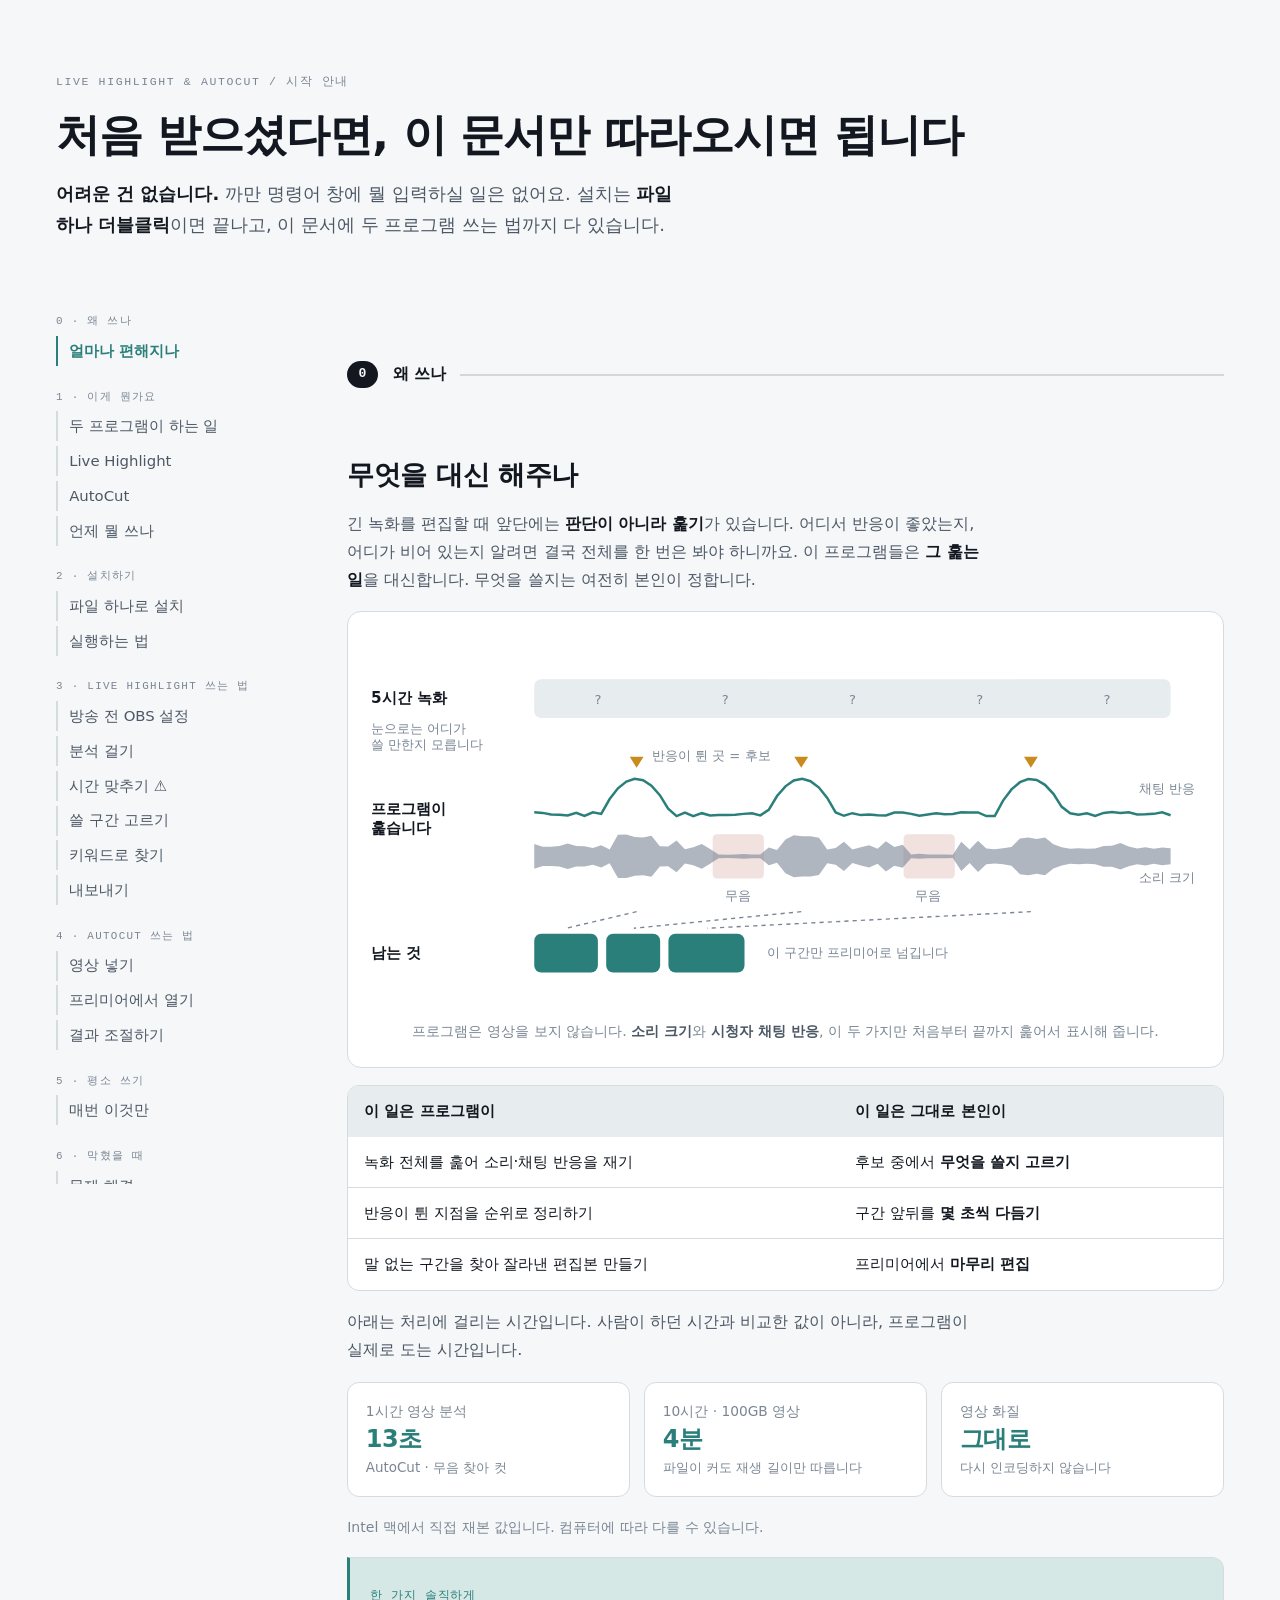
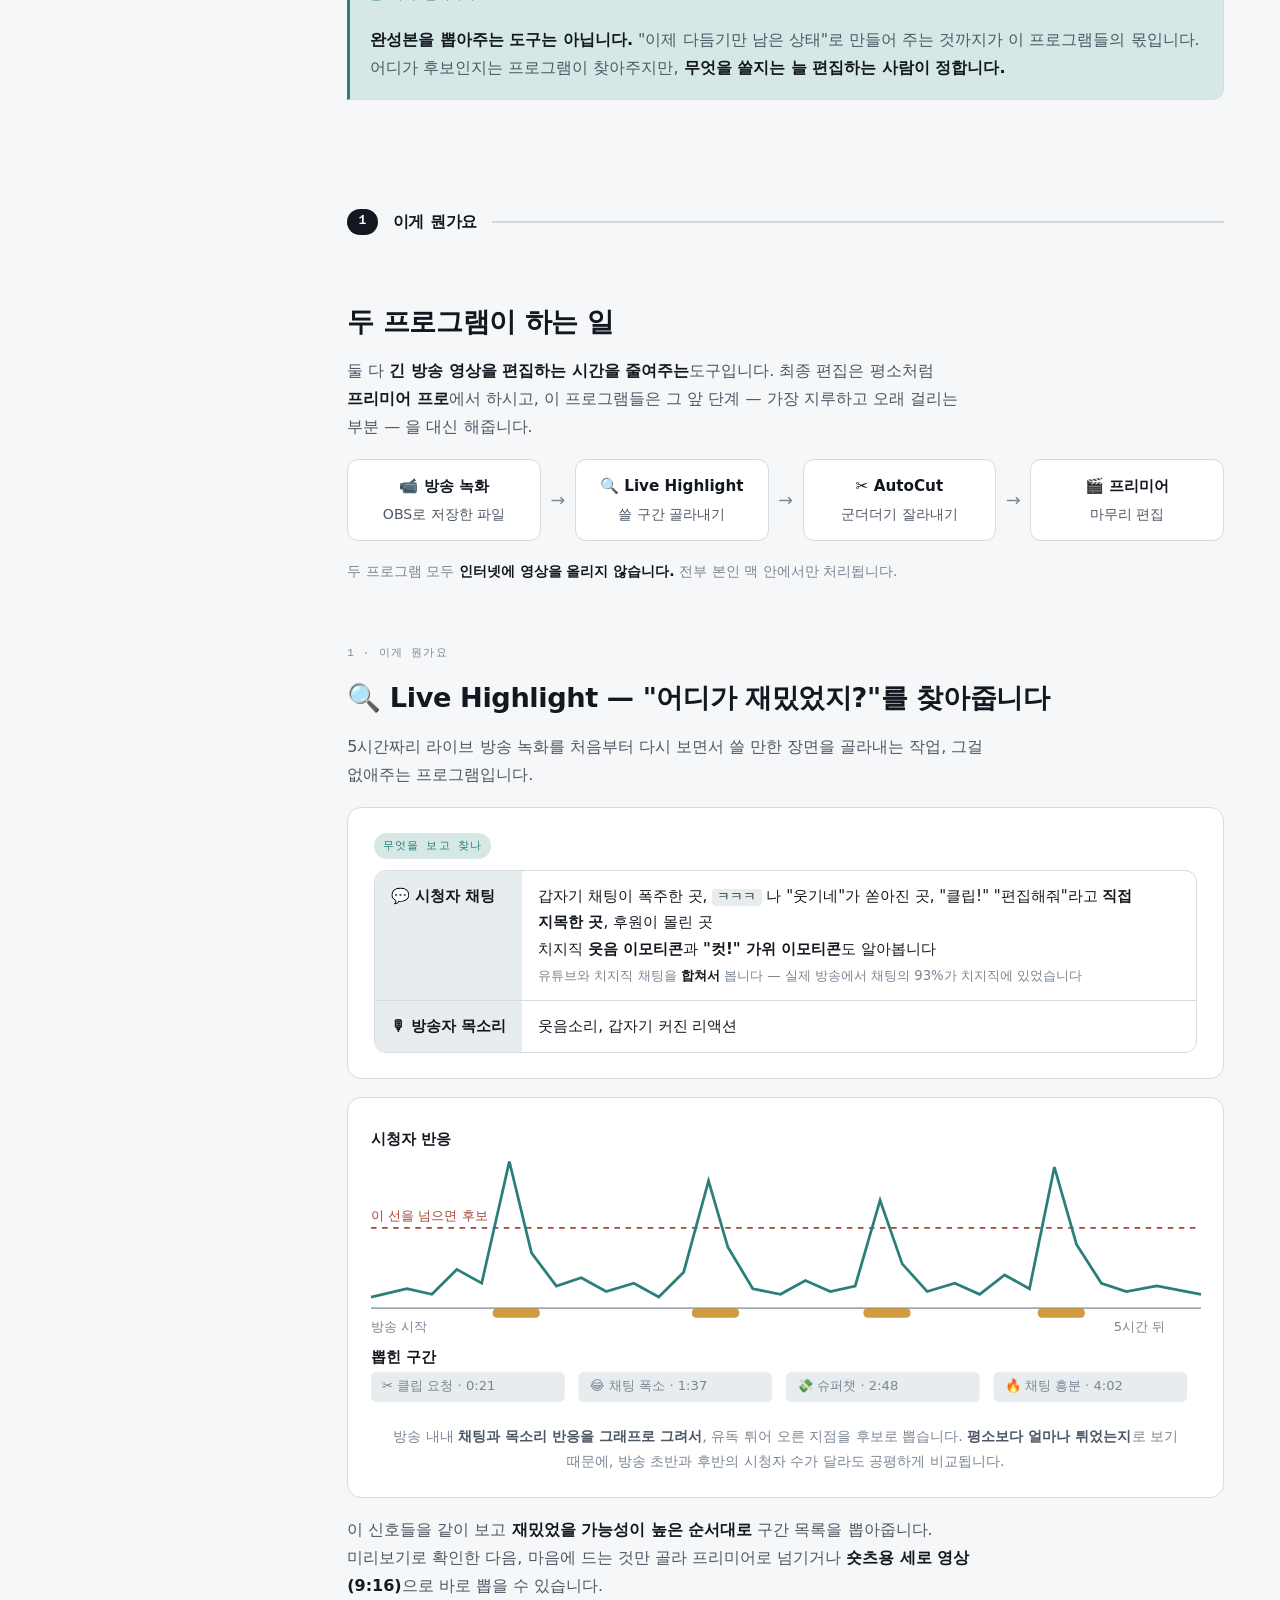
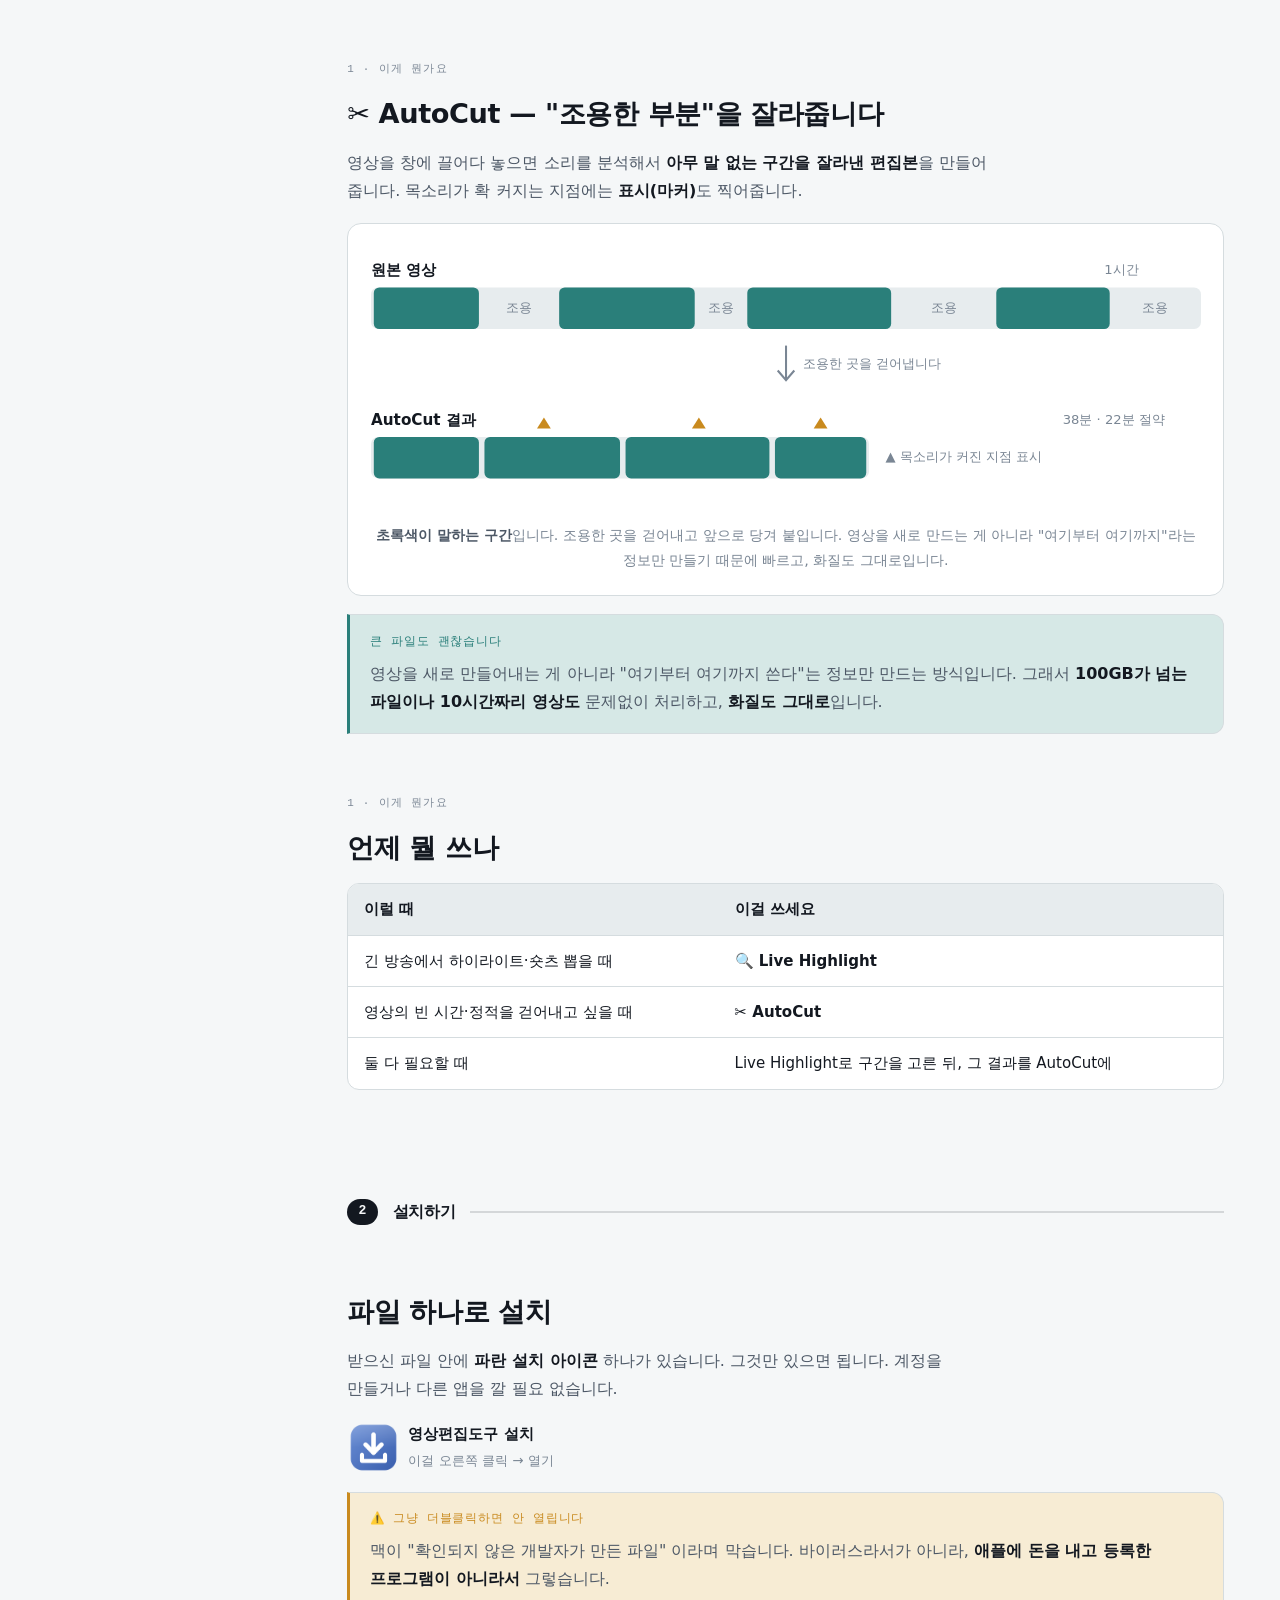
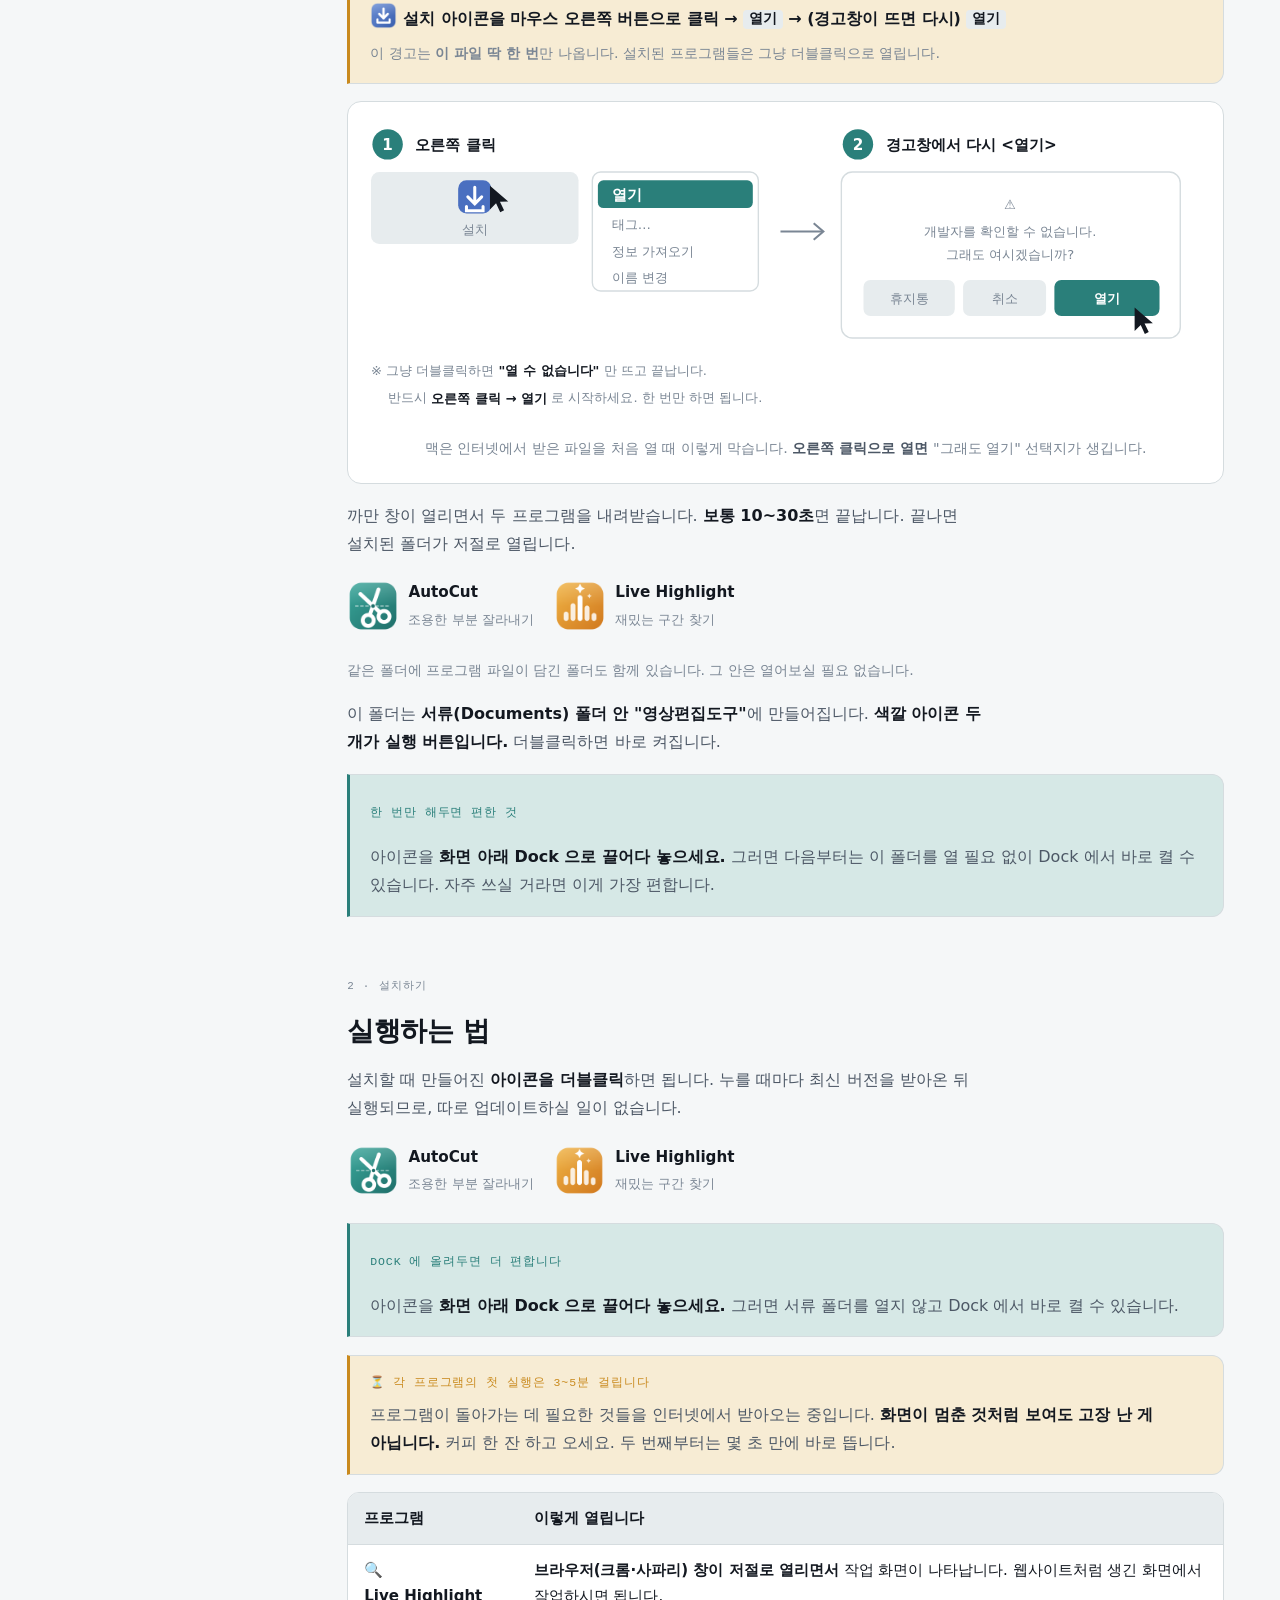
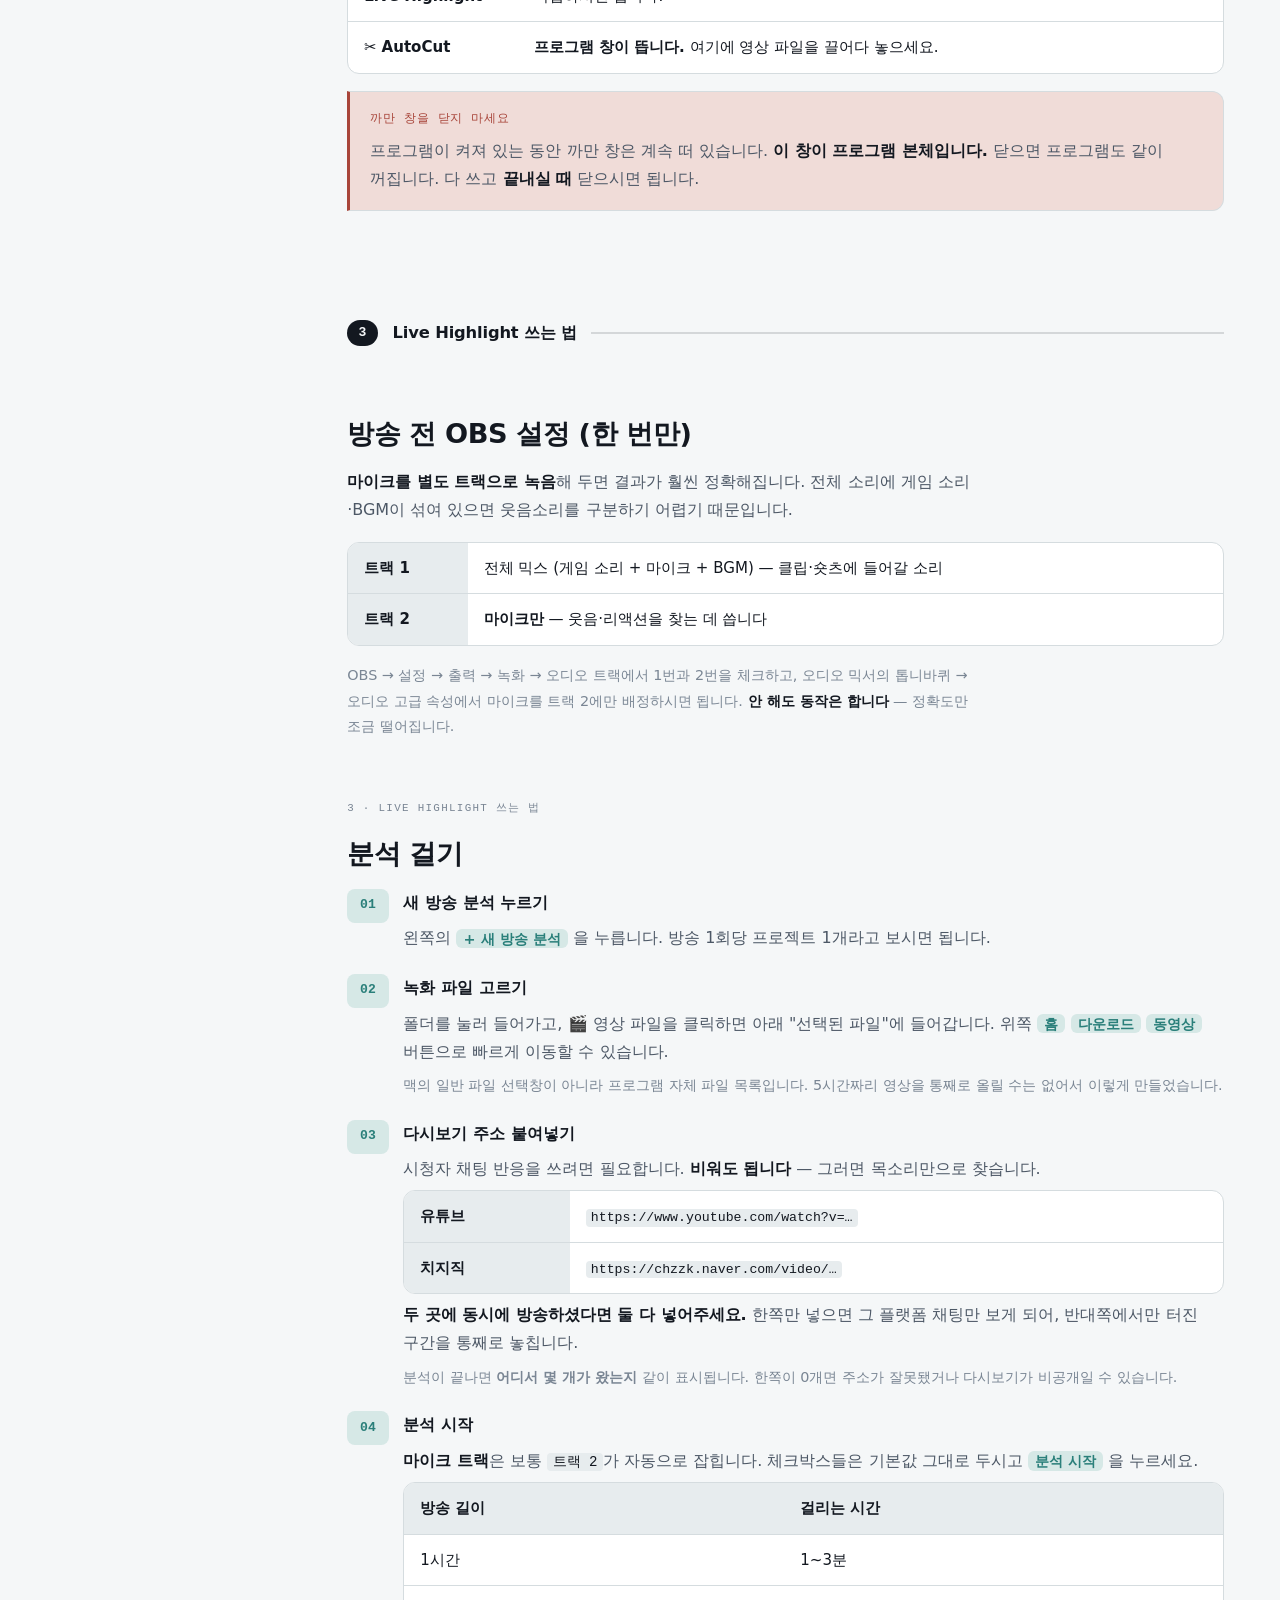
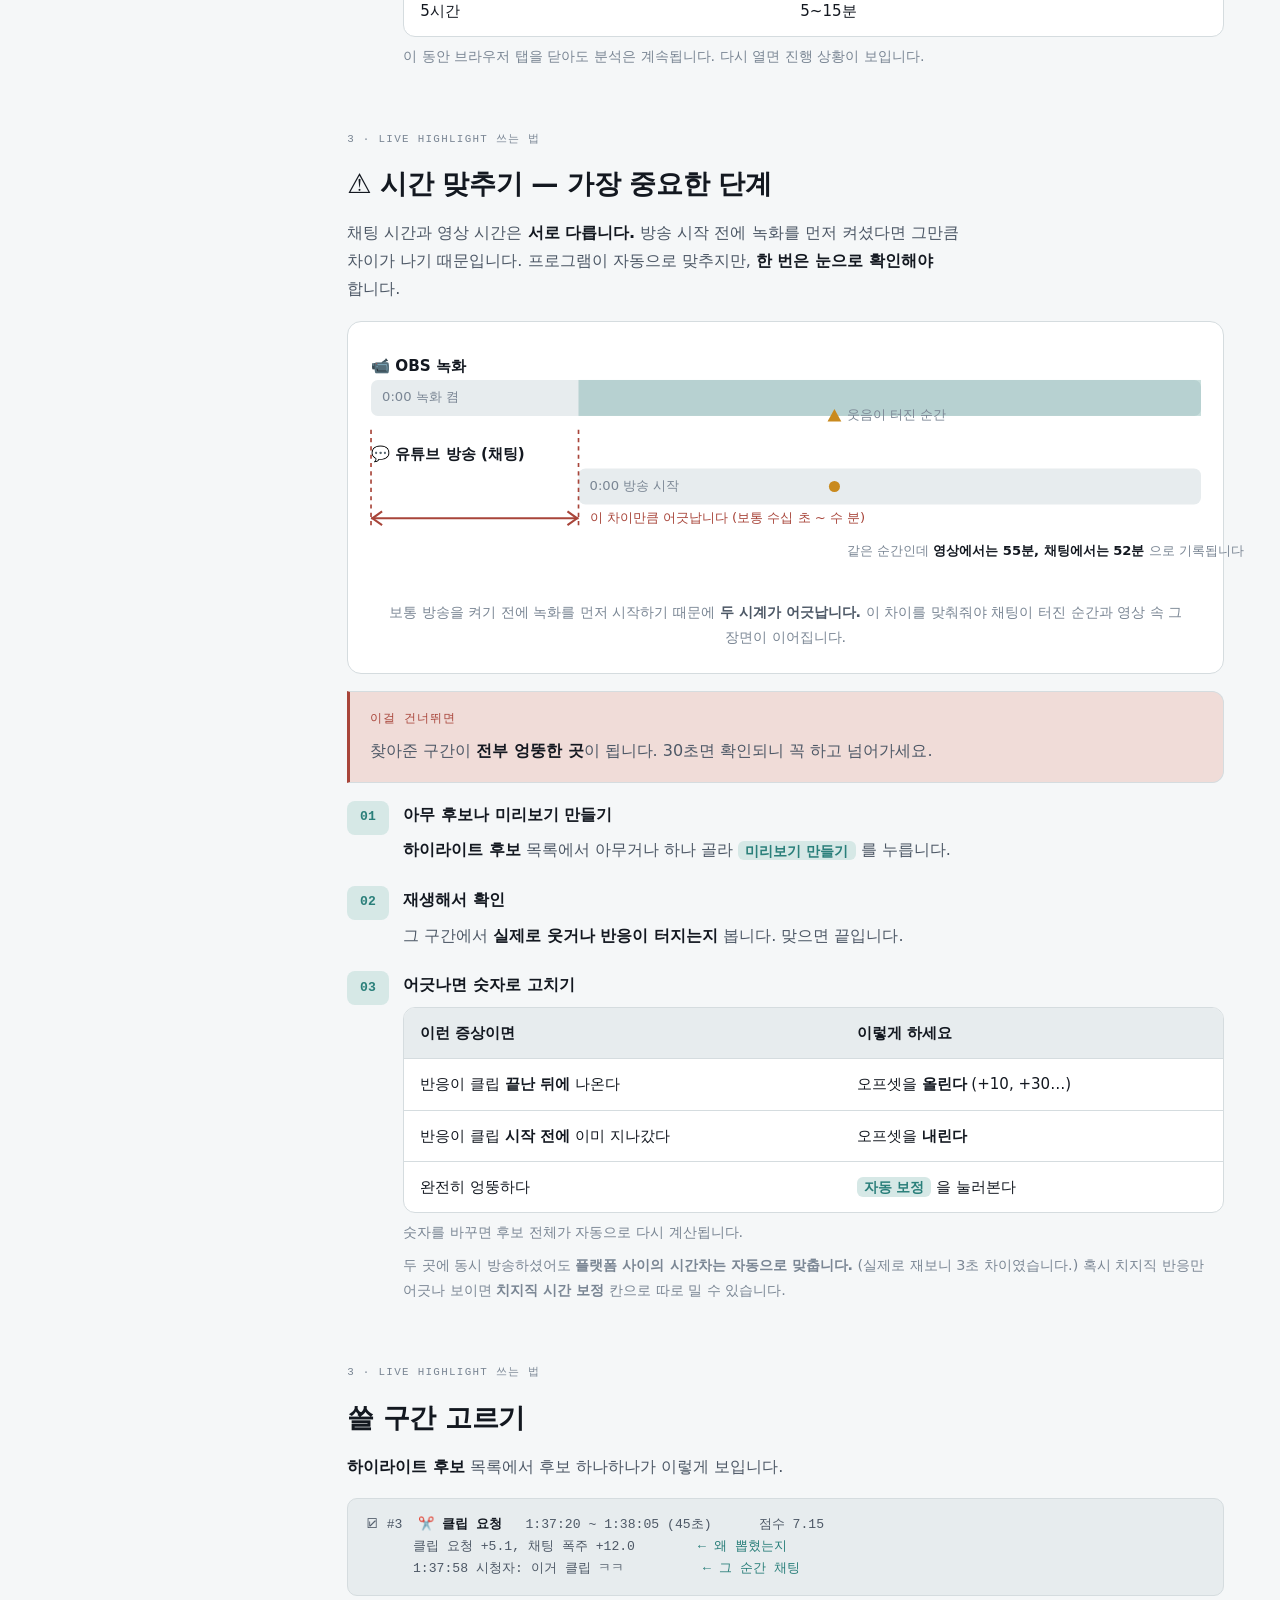
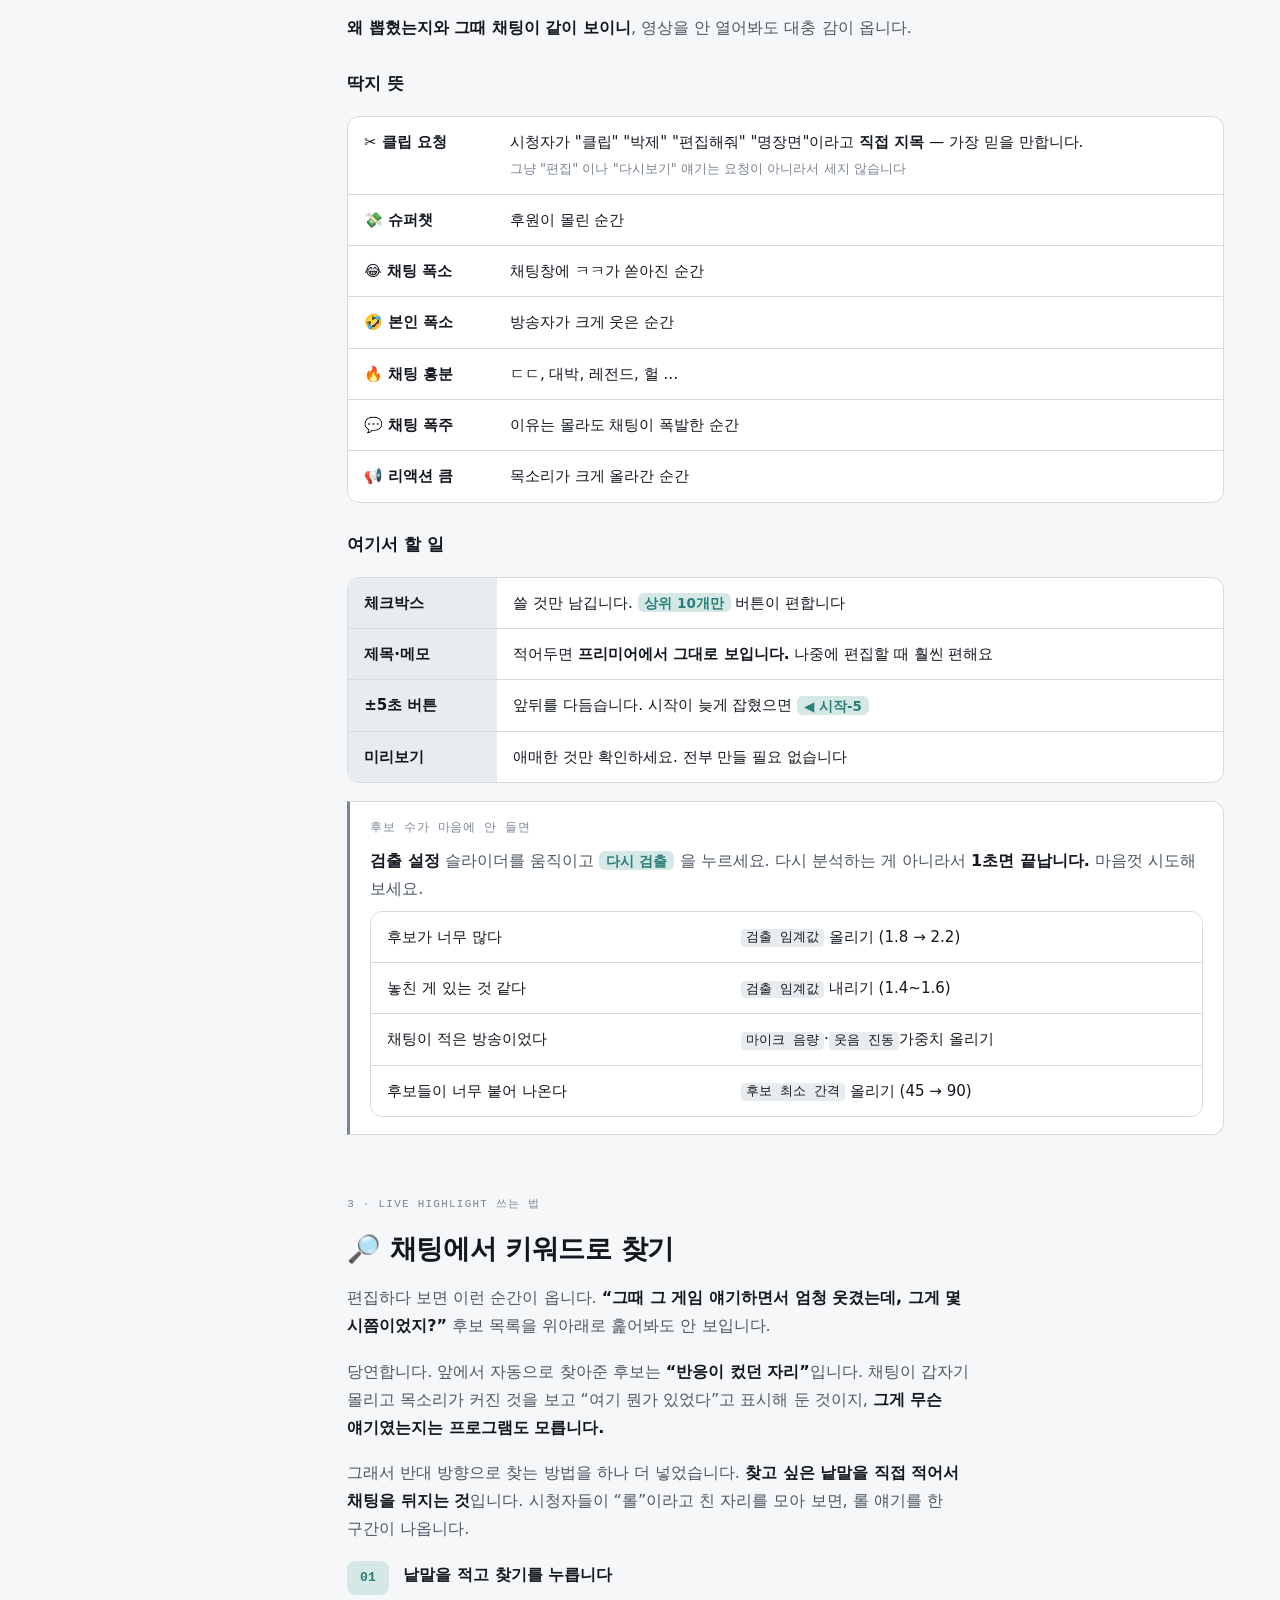
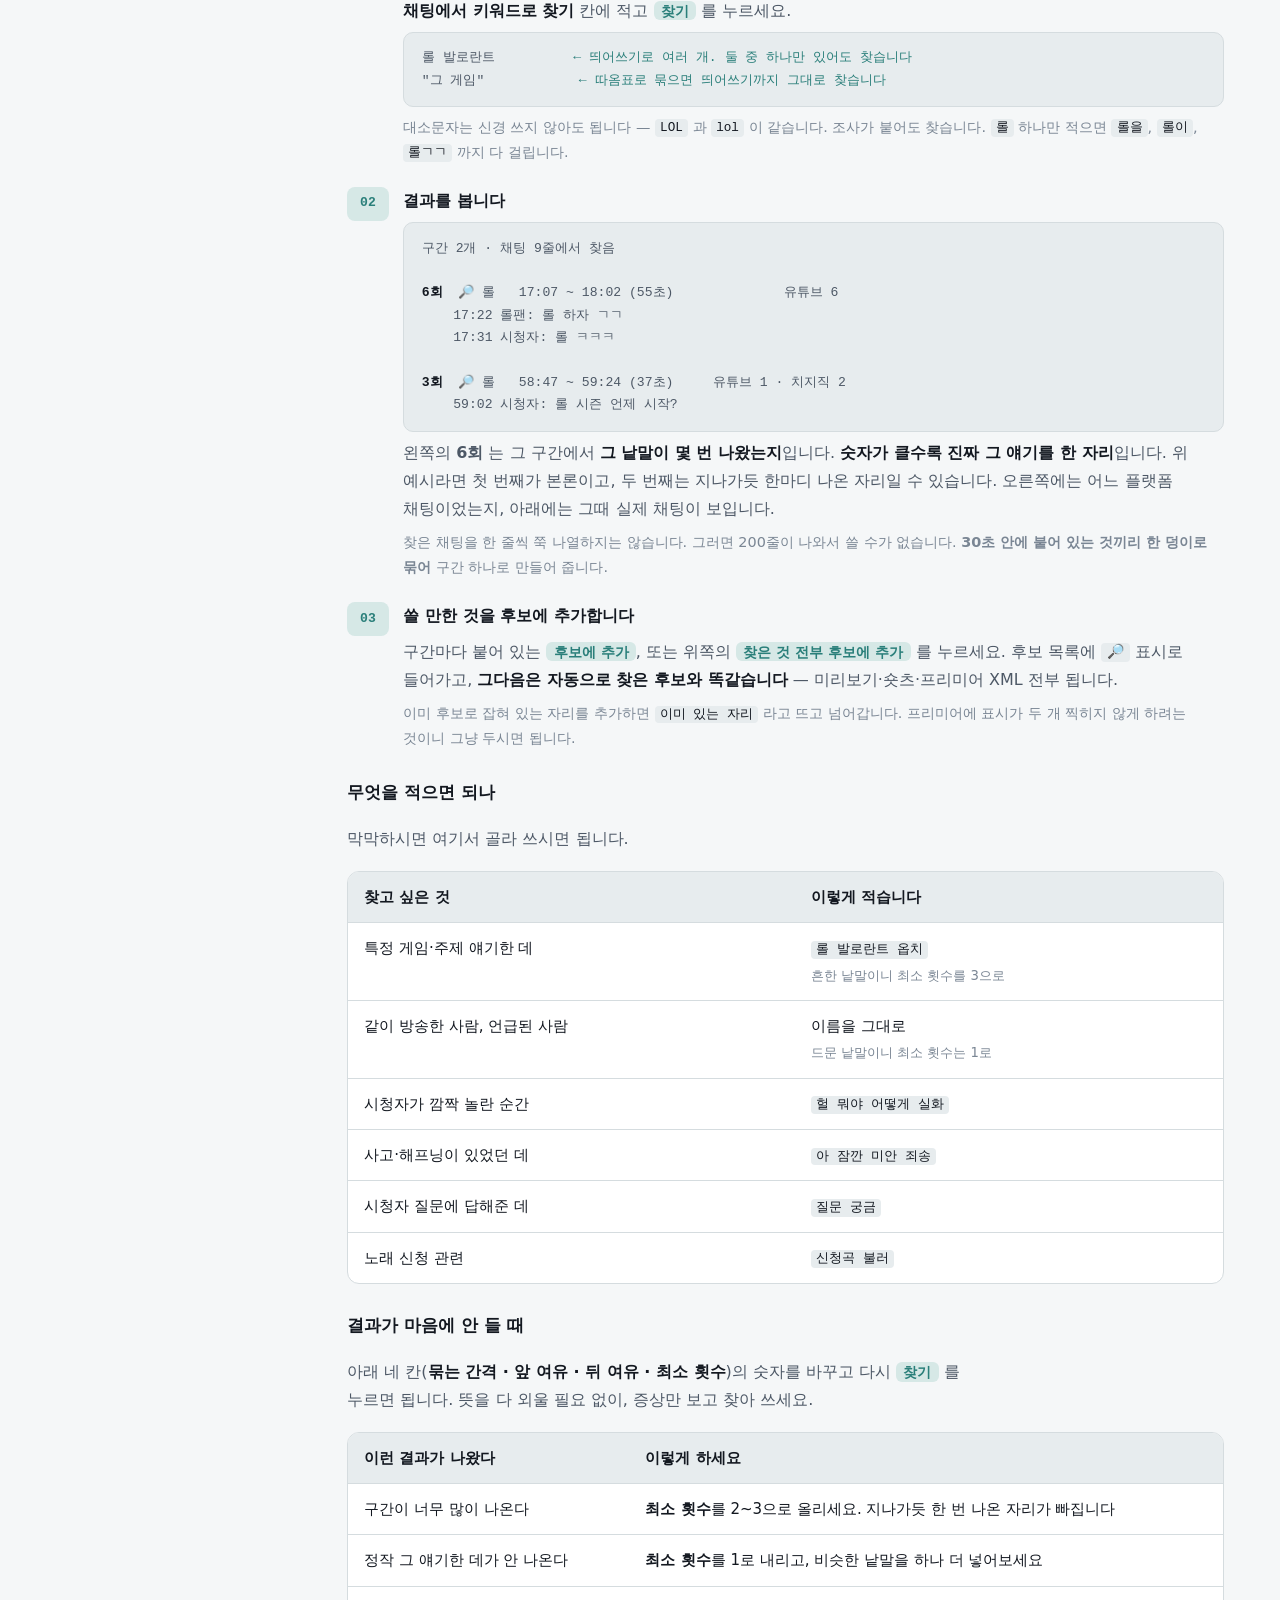
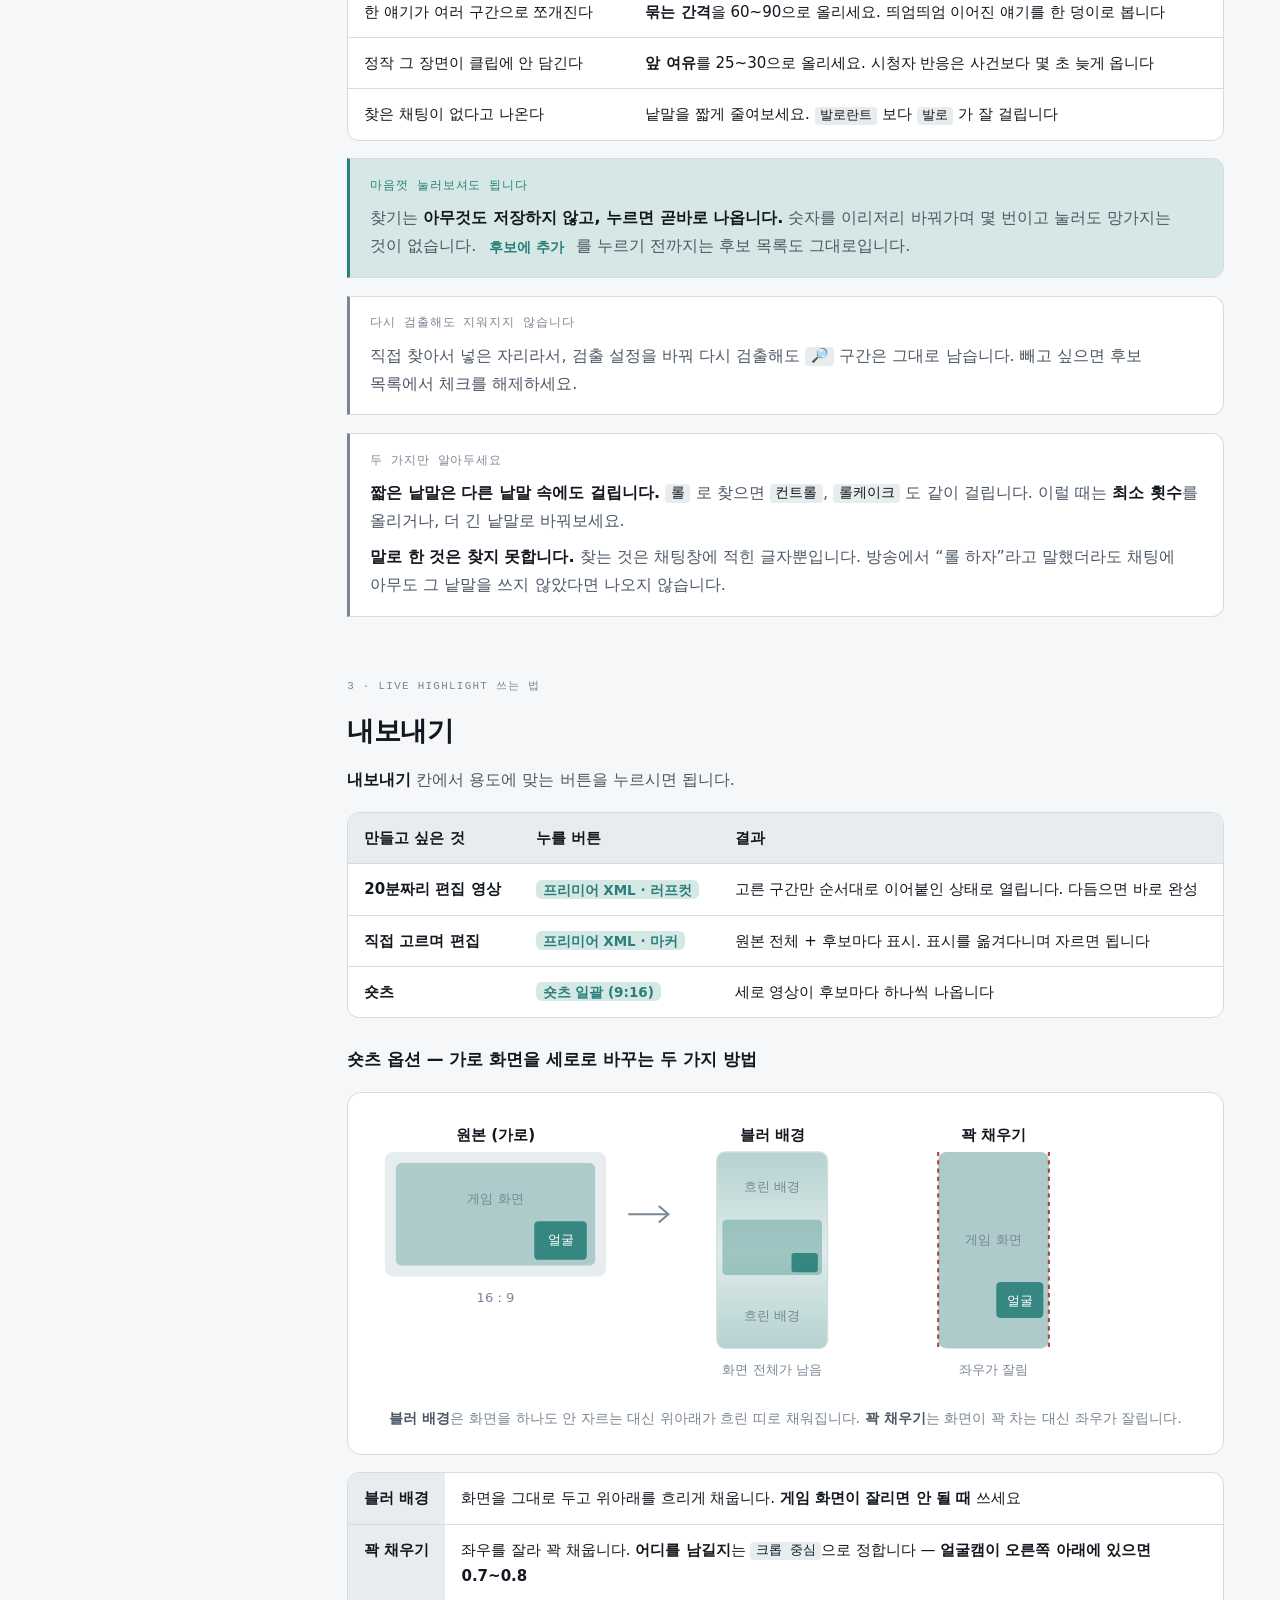
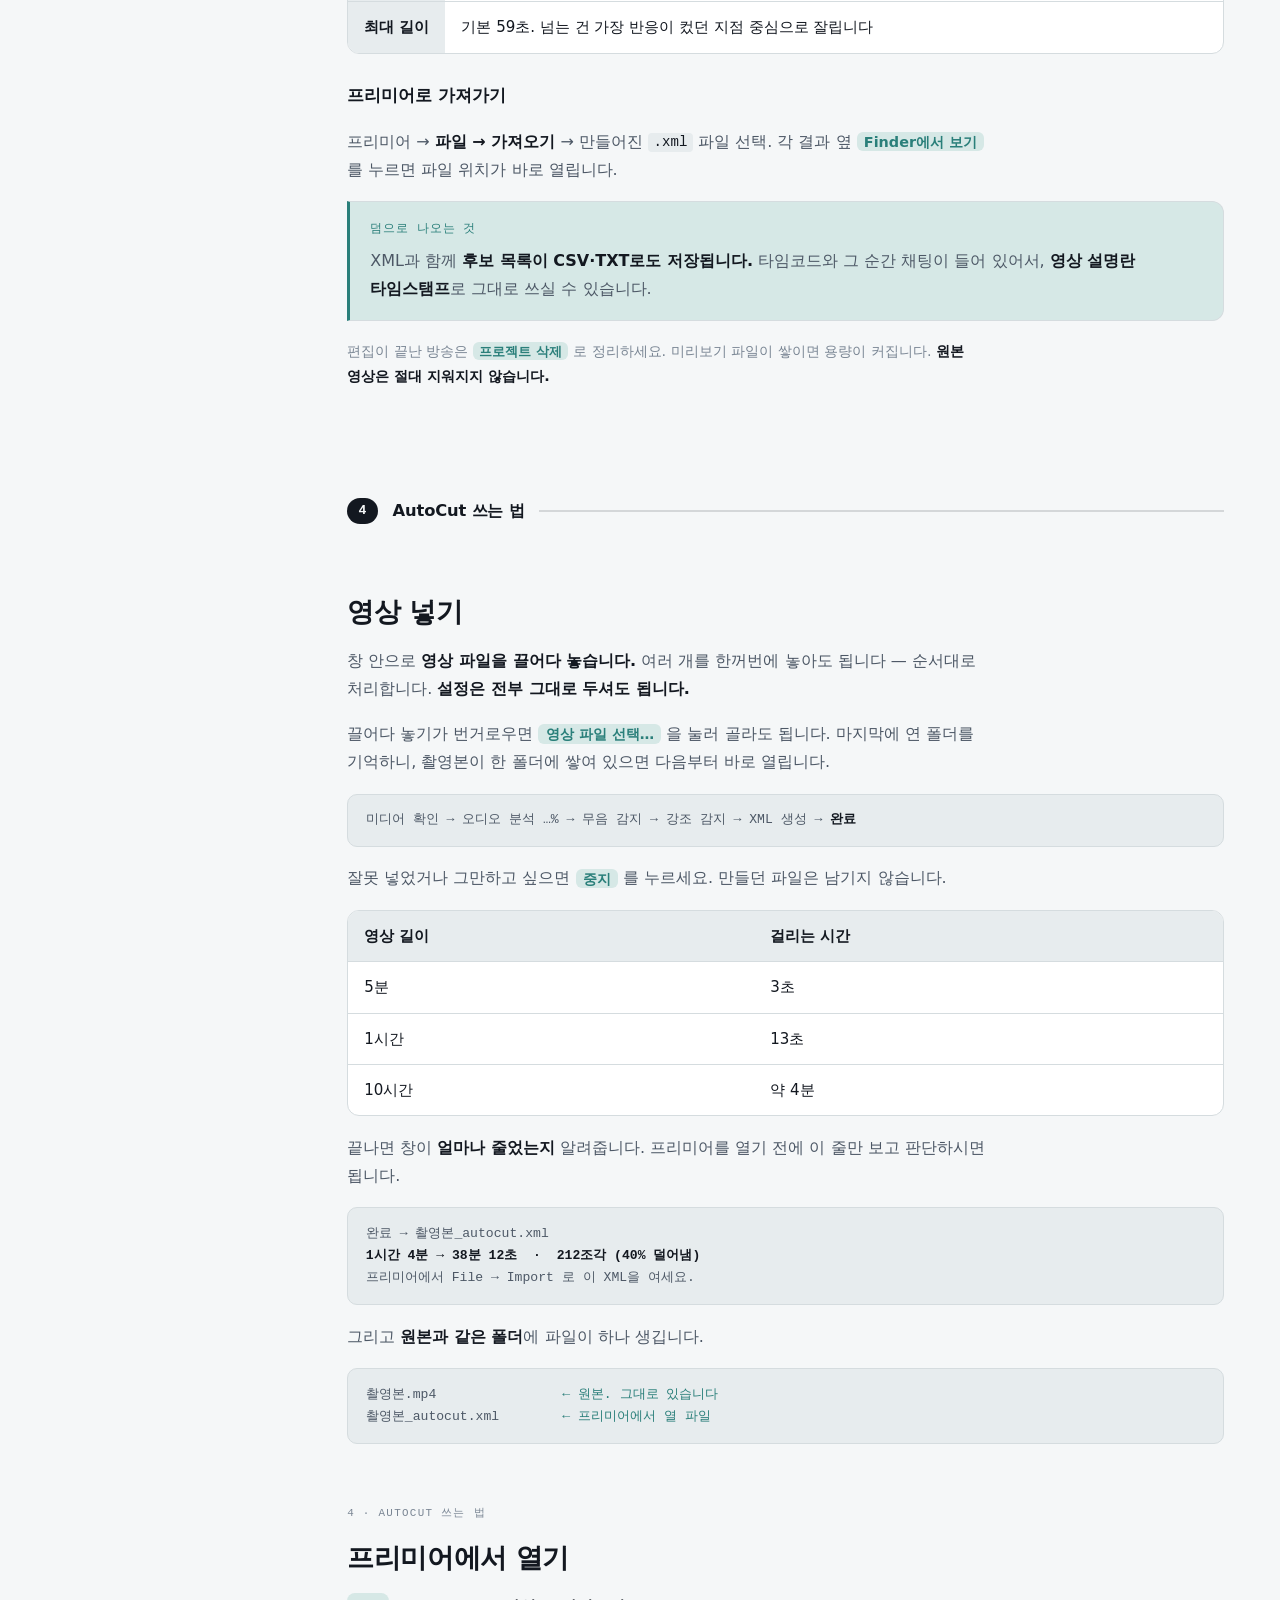
<file: 시작하기.html>
<!doctype html>
<html lang="ko">
<head>
<meta charset="utf-8">
<meta name="viewport" content="width=device-width, initial-scale=1">
<title>시작하기 — Live Highlight &amp; AutoCut</title>
<style>
  :root {
    --paper: #f5f7f8; --paper-2: #ffffff; --sunk: #e7ecee;
    --ink: #131820; --ink-2: #4d5866; --ink-3: #7a8694; --rule: #d5dcdf;
    --keep: #2a7f7a; --cut: #a8453a; --marker: #c98a1e;
    --keep-soft: #d6e8e6; --marker-soft: #f7ecd4; --cut-soft: #f0dcd8;

    --font-sans: "Pretendard", "Malgun Gothic", "Apple SD Gothic Neo",
                 "Noto Sans KR", system-ui, -apple-system, "Segoe UI", sans-serif;
    --font-mono: "Cascadia Mono", Consolas, ui-monospace, "D2Coding", monospace;

    --step: clamp(1rem, 0.6rem + 1.2vw, 1.5rem);
    --measure: 40rem;
    --nav-w: 15rem;
  }

  @media (prefers-color-scheme: dark) {
    :root {
      --paper: #0e1319; --paper-2: #161d25; --sunk: #1b232c;
      --ink: #e6ecf1; --ink-2: #a3b0bd; --ink-3: #75828f; --rule: #27313b;
      --keep: #4fb3a8; --cut: #d0705f; --marker: #e8b33f;
      --keep-soft: #1e3a3a; --marker-soft: #332a17; --cut-soft: #3a2420;
    }
  }
  :root[data-theme="dark"] {
    --paper: #0e1319; --paper-2: #161d25; --sunk: #1b232c;
    --ink: #e6ecf1; --ink-2: #a3b0bd; --ink-3: #75828f; --rule: #27313b;
    --keep: #4fb3a8; --cut: #d0705f; --marker: #e8b33f;
    --keep-soft: #1e3a3a; --marker-soft: #332a17; --cut-soft: #3a2420;
  }
  :root[data-theme="light"] {
    --paper: #f5f7f8; --paper-2: #ffffff; --sunk: #e7ecee;
    --ink: #131820; --ink-2: #4d5866; --ink-3: #7a8694; --rule: #d5dcdf;
    --keep: #2a7f7a; --cut: #a8453a; --marker: #c98a1e;
    --keep-soft: #d6e8e6; --marker-soft: #f7ecd4; --cut-soft: #f0dcd8;
  }

  * { box-sizing: border-box; }
  body {
    margin: 0; background: var(--paper); color: var(--ink);
    font-family: var(--font-sans); font-size: 1rem; line-height: 1.75;
    -webkit-font-smoothing: antialiased;
    /* 한글은 기본값이면 어절 중간에서 끊긴다. keep-all로 낱말 단위로 넘긴다.
       대신 긴 영문·주소가 넘칠 때만 끊기도록 overflow-wrap을 함께 준다. */
    word-break: keep-all;
    overflow-wrap: break-word;
    -webkit-text-size-adjust: 100%;
  }
  html { scroll-behavior: smooth; }
  @media (prefers-reduced-motion: reduce) { html { scroll-behavior: auto; } }

  .masthead {
    max-width: 76rem; margin: 0 auto;
    padding: clamp(2.5rem, 6vw, 4.5rem) var(--step) clamp(1.75rem, 4vw, 2.75rem);
  }
  .eyebrow {
    margin: 0 0 0.9rem; font-family: var(--font-mono);
    font-size: 0.72rem; letter-spacing: 0.14em; text-transform: uppercase; color: var(--ink-3);
  }
  .masthead h1 {
    margin: 0 0 1rem; font-size: clamp(1.75rem, 1.1rem + 2.6vw, 2.75rem);
    line-height: 1.25; letter-spacing: -0.02em; font-weight: 800;
  }
  .lede { margin: 0; max-width: var(--measure); font-size: clamp(1rem, 0.95rem + 0.3vw, 1.12rem); color: var(--ink-2); }
  .lede strong { color: var(--ink); font-weight: 700; }

  .layout {
    max-width: 76rem; margin: 0 auto; padding: 0 var(--step) 5rem;
    display: grid; grid-template-columns: var(--nav-w) minmax(0, 1fr);
    gap: clamp(1.5rem, 4vw, 3.5rem); align-items: start;
  }

  .toc { position: sticky; top: 0; max-height: 100vh; overflow-y: auto; padding: 1.75rem 0; }
  .toc summary {
    display: none; cursor: pointer; font-family: var(--font-mono);
    font-size: 0.78rem; letter-spacing: 0.1em; text-transform: uppercase;
    color: var(--ink-2); padding: 0.85rem 0; list-style: none;
  }
  .toc summary::-webkit-details-marker { display: none; }
  .toc summary::before { content: "☰  "; }
  .toc-inner { display: flex; flex-direction: column; gap: 1.35rem; }
  .toc-group { display: flex; flex-direction: column; gap: 0.3rem; }
  .toc-group > p {
    margin: 0; font-family: var(--font-mono); font-size: 0.68rem;
    letter-spacing: 0.12em; text-transform: uppercase; color: var(--ink-3);
  }
  .toc a {
    display: block; color: var(--ink-2); text-decoration: none;
    font-size: 0.93rem; line-height: 1.5;
    padding: 0.24rem 0 0.24rem 0.7rem; border-left: 2px solid var(--rule);
  }
  .toc a:hover { color: var(--ink); border-left-color: var(--ink-3); }
  .toc a.is-active { color: var(--keep); font-weight: 700; border-left-color: var(--keep); }

  main { display: flex; flex-direction: column; gap: clamp(2.5rem, 5vw, 3.75rem); padding-top: 1.75rem; }
  section { display: flex; flex-direction: column; gap: 1.1rem; scroll-margin-top: 1.5rem; }

  .sec-kicker {
    margin: 0; font-family: var(--font-mono); font-size: 0.68rem;
    letter-spacing: 0.12em; text-transform: uppercase; color: var(--ink-3);
  }
  section h2 {
    margin: 0; font-size: clamp(1.3rem, 1.1rem + 0.8vw, 1.7rem);
    line-height: 1.3; letter-spacing: -0.015em; font-weight: 750;
  }
  section h3 { margin: 0.6rem 0 0; font-size: 1.05rem; font-weight: 700; }
  .prose { margin: 0; max-width: var(--measure); color: var(--ink-2); }
  .prose strong { color: var(--ink); font-weight: 700; }

  code {
    font-family: var(--font-mono); font-size: 0.88em;
    background: var(--sunk); border-radius: 4px; padding: 0.1em 0.4em; color: var(--ink);
    overflow-wrap: anywhere;
  }
  a { color: var(--keep); text-underline-offset: 2px; }
  .btn {
    font-family: var(--font-sans); font-weight: 700; font-size: 0.9em;
    background: var(--keep-soft); color: var(--keep);
    border-radius: 6px; padding: 0.12em 0.5em; white-space: nowrap;
  }

  .card {
    background: var(--paper-2); border: 1px solid var(--rule);
    border-radius: 14px; padding: clamp(1.1rem, 3vw, 1.6rem);
    display: flex; flex-direction: column; gap: 0.7rem;
  }
  .card h3 { margin: 0; font-size: 1.12rem; }
  .card .prose { max-width: none; }
  .card-tag {
    align-self: flex-start; font-family: var(--font-mono);
    font-size: 0.68rem; letter-spacing: 0.1em; text-transform: uppercase;
    background: var(--keep-soft); color: var(--keep);
    padding: 0.2rem 0.55rem; border-radius: 999px;
  }

  /* 실제 앱 아이콘 — 안내문 안에서 파일과 그림을 눈으로 잇기 위해 넣는다 */
  .ico {
    display: inline-block; vertical-align: -0.32em;
    width: 1.7em; height: 1.7em; background-size: contain;
    background-repeat: no-repeat; background-position: center;
  }
  .ico.lg { width: 3.4em; height: 3.4em; vertical-align: -1.1em; }
  .ico-install { background-image: url([data-uri]); }
  .ico-ac      { background-image: url([data-uri]); }
  .ico-lh      { background-image: url([data-uri]); }
  .iconrow { display: flex; flex-wrap: wrap; gap: 1.25rem; align-items: center; }
  .iconrow div { display: flex; align-items: center; gap: 0.6rem; font-size: 0.95rem; }
  .iconrow b { color: var(--ink); }

  /* 파트 구분선 — 큰 단위가 바뀌는 지점을 눈에 띄게 */
  .part {
    display: flex; align-items: center; gap: 0.9rem;
    margin: clamp(1.5rem, 4vw, 3rem) 0 0.25rem;
  }
  .part .num {
    flex: none; font-family: var(--font-mono); font-size: 0.82rem; font-weight: 700;
    color: var(--paper); background: var(--ink);
    border-radius: 999px; padding: 0.1rem 0.7rem; letter-spacing: 0.06em;
  }
  .part .name {
    flex: none; font-size: 1.02rem; font-weight: 800; letter-spacing: -0.01em; color: var(--ink);
  }
  .part .line { flex: 1 1 auto; height: 2px; background: var(--ink); opacity: 0.14; }
  .part + section { padding-top: 0.25rem; }
  .part + section .sec-kicker { display: none; }

  /* 기대효과 숫자 타일 */
  .gain { display: grid; grid-template-columns: repeat(auto-fit, minmax(11rem, 1fr)); gap: 0.9rem; }
  .gain div {
    background: var(--paper-2); border: 1px solid var(--rule); border-radius: 12px;
    padding: 1rem 1.1rem; display: flex; flex-direction: column; gap: 0.15rem;
  }
  .gain .k { font-size: 0.86rem; color: var(--ink-3); }
  .gain .n { font-size: 1.5rem; font-weight: 800; color: var(--keep); letter-spacing: -0.02em; line-height: 1.2; }
  .gain .s { font-size: 0.84rem; color: var(--ink-3); }

  .steps { display: flex; flex-direction: column; gap: 1.35rem; }
  .step { display: grid; grid-template-columns: 2.6rem minmax(0, 1fr); gap: 0.9rem; align-items: start; }
  .step-num {
    font-family: var(--font-mono); font-size: 0.82rem; font-weight: 700;
    color: var(--keep); background: var(--keep-soft);
    border-radius: 8px; padding: 0.35rem 0; text-align: center;
  }
  .step-body { display: flex; flex-direction: column; gap: 0.45rem; min-width: 0; }
  .step-body h3 { margin: 0; font-size: 1.02rem; }
  .step-body .prose { max-width: none; }
  .step-note { margin: 0; font-size: 0.9rem; color: var(--ink-3); }

  .callout {
    background: var(--paper-2); border: 1px solid var(--rule);
    border-left: 3px solid var(--ink-3); border-radius: 0 12px 12px 0;
    padding: 1.05rem 1.25rem; display: flex; flex-direction: column; gap: 0.5rem;
  }
  .callout-label {
    font-family: var(--font-mono); font-size: 0.72rem;
    letter-spacing: 0.08em; text-transform: uppercase; color: var(--ink-3);
  }
  .callout .prose { max-width: none; }
  .callout.is-warn { border-left-color: var(--marker); background: var(--marker-soft); }
  .callout.is-warn .callout-label { color: var(--marker); }
  .callout.is-key { border-left-color: var(--keep); background: var(--keep-soft); }
  .callout.is-key .callout-label { color: var(--keep); }
  .callout.is-stop { border-left-color: var(--cut); background: var(--cut-soft); }
  .callout.is-stop .callout-label { color: var(--cut); }

  .action {
    background: var(--keep); color: var(--paper-2);
    border-radius: 14px; padding: 1.35rem 1.5rem; text-align: center;
    font-size: clamp(1rem, 0.9rem + 0.5vw, 1.2rem); font-weight: 700;
  }
  .action code { background: rgba(255,255,255,.2); color: inherit; }

  .tablewrap { overflow-x: auto; border: 1px solid var(--rule); border-radius: 12px; background: var(--paper-2); }
  table { border-collapse: collapse; width: 100%; min-width: 30rem; font-size: 0.94rem; }
  th, td { text-align: left; padding: 0.75rem 1rem; border-bottom: 1px solid var(--rule); vertical-align: top; }
  tr:last-child th, tr:last-child td { border-bottom: none; }
  th { font-weight: 700; background: var(--sunk); white-space: nowrap; }
  td strong { color: var(--ink); }
  .muted { color: var(--ink-3); font-size: 0.88em; }

  .flow { display: flex; flex-wrap: wrap; gap: 0.6rem; align-items: stretch; }
  .flow .box {
    flex: 1 1 8.5rem; background: var(--paper-2); border: 1px solid var(--rule);
    border-radius: 11px; padding: 0.85rem 0.7rem; text-align: center;
    font-size: 0.88rem; color: var(--ink-2);
  }
  .flow .box b { display: block; color: var(--ink); font-size: 0.95rem; margin-bottom: 0.15rem; }
  .flow .arrow { display: grid; place-items: center; color: var(--ink-3); font-size: 1.1rem; }

  .screen {
    background: var(--sunk); border: 1px solid var(--rule); border-radius: 10px;
    padding: 0.9rem 1.1rem; font-family: var(--font-mono);
    font-size: 0.82rem; line-height: 1.7; color: var(--ink-2);
    overflow-x: auto; white-space: pre;
  }
  .screen b { color: var(--ink); font-weight: 700; }
  .screen .c { color: var(--keep); }

  /* ---------- 그림 ---------- */

  figure {
    margin: 0; background: var(--paper-2); border: 1px solid var(--rule);
    border-radius: 14px; padding: clamp(1rem, 3vw, 1.4rem);
    display: flex; flex-direction: column; gap: 0.85rem;
  }
  figure svg { display: block; width: 100%; height: auto; overflow: visible; }
  figcaption { margin: 0; font-size: 0.9rem; color: var(--ink-3); text-align: center; }
  figcaption strong { color: var(--ink-2); font-weight: 700; }

  /* SVG 안에서 쓰는 색 — 라이트/다크 모두 따라간다 */
  .s-bg   { fill: var(--sunk); }
  .s-card { fill: var(--paper-2); }
  .s-line { stroke: var(--rule); fill: none; }
  .s-keep { fill: var(--keep); }
  .s-cut  { fill: var(--cut); }
  .s-mark { fill: var(--marker); }
  .s-ink    { fill: var(--ink); }
  .s-ink-2  { fill: var(--ink-2); }
  .s-ink-3  { fill: var(--ink-3); }
  .s-stroke-keep { stroke: var(--keep); fill: none; }
  .s-stroke-cut  { stroke: var(--cut); fill: none; }
  .s-stroke-ink3 { stroke: var(--ink-3); fill: none; }
  .s-t {
    font-family: var(--font-sans); font-size: 11px;
    fill: var(--ink-2); dominant-baseline: middle;
  }
  .s-t.sm { font-size: 9.5px; fill: var(--ink-3); }
  .s-t.b  { font-weight: 700; fill: var(--ink); }
  .s-t.mid { text-anchor: middle; }

  footer {
    max-width: 76rem; margin: 0 auto; padding: 2rem var(--step) 4rem;
    border-top: 1px solid var(--rule); color: var(--ink-3); font-size: 0.92rem;
  }

  @media (max-width: 56rem) {
    .layout { grid-template-columns: minmax(0, 1fr); gap: 0; }
    .toc {
      position: sticky; top: 0; z-index: 10; padding: 0;
      background: var(--paper); border-bottom: 1px solid var(--rule); max-height: none;
    }
    .toc summary { display: block; }
    .toc[open] .toc-inner { padding: 0.5rem 0 1.25rem; }
    .toc:not([open]) .toc-inner { display: none; }
    .step { grid-template-columns: 2.3rem minmax(0, 1fr); gap: 0.7rem; }
    .flow .arrow { transform: rotate(90deg); }
    .flow .box { flex-basis: 100%; }
  }

  @media print {
    body { background: #fff; color: #000; }
    .toc { display: none; }
    .layout { grid-template-columns: 1fr; padding-bottom: 0; }
    section, .card, .callout, .step { page-break-inside: avoid; }
    section h2, .part { page-break-after: avoid; }
  }
</style>
</head>
<body>

<header class="masthead">
  <p class="eyebrow">Live Highlight &amp; AutoCut / 시작 안내</p>
  <h1>처음 받으셨다면, 이 문서만 따라오시면 됩니다</h1>
  <p class="lede">
    <strong>어려운 건 없습니다.</strong> 까만 명령어 창에 뭘 입력하실 일은 없어요.
    설치는 <strong>파일 하나 더블클릭</strong>이면 끝나고, 이 문서에 두 프로그램 쓰는 법까지 다 있습니다.
  </p>
</header>

<div class="layout">

  <details class="toc" id="toc" open>
    <summary>목차</summary>
    <div class="toc-inner">
      <div class="toc-group">
        <p>0 · 왜 쓰나</p>
        <a href="#why">얼마나 편해지나</a>
      </div>
      <div class="toc-group">
        <p>1 · 이게 뭔가요</p>
        <a href="#intro">두 프로그램이 하는 일</a>
        <a href="#lh">Live Highlight</a>
        <a href="#ac">AutoCut</a>
        <a href="#which">언제 뭘 쓰나</a>
      </div>
      <div class="toc-group">
        <p>2 · 설치하기</p>
        <a href="#install">파일 하나로 설치</a>
        <a href="#run">실행하는 법</a>
      </div>
      <div class="toc-group">
        <p>3 · Live Highlight 쓰는 법</p>
        <a href="#lh-obs">방송 전 OBS 설정</a>
        <a href="#lh-new">분석 걸기</a>
        <a href="#lh-sync">시간 맞추기 ⚠️</a>
        <a href="#lh-pick">쓸 구간 고르기</a>
        <a href="#lh-search">키워드로 찾기</a>
        <a href="#lh-export">내보내기</a>
      </div>
      <div class="toc-group">
        <p>4 · AutoCut 쓰는 법</p>
        <a href="#ac-drop">영상 넣기</a>
        <a href="#ac-premiere">프리미어에서 열기</a>
        <a href="#ac-tune">결과 조절하기</a>
      </div>
      <div class="toc-group">
        <p>5 · 평소 쓰기</p>
        <a href="#daily">매번 이것만</a>
      </div>
      <div class="toc-group">
        <p>6 · 막혔을 때</p>
        <a href="#trouble">문제 해결</a>
        <a href="#help">도움 요청하는 법</a>
      </div>
    </div>
  </details>

  <main>

    <!-- ══════════════ 0 · 왜 쓰나 ══════════════ -->

    <div class="part">
      <span class="num">0</span>
      <span class="name">왜 쓰나</span>
      <span class="line"></span>
    </div>

    <section id="why">
      <p class="sec-kicker">0 · 왜 쓰나</p>
      <h2>무엇을 대신 해주나</h2>
      <p class="prose">
        긴 녹화를 편집할 때 앞단에는 <strong>판단이 아니라 훑기</strong>가 있습니다.
        어디서 반응이 좋았는지, 어디가 비어 있는지 알려면 결국 전체를 한 번은 봐야 하니까요.
        이 프로그램들은 <strong>그 훑는 일</strong>을 대신합니다. 무엇을 쓸지는 여전히 본인이 정합니다.
      </p>

      <figure>
        <svg viewBox="0 0 600 268" role="img"
             aria-label="긴 녹화 전체를 프로그램이 소리 크기와 채팅 반응으로 훑어, 쓸 만한 구간만 뽑아내는 과정">
          <text class="s-t b" x="0" y="46">5시간 녹화</text>
          <rect class="s-bg" x="118" y="32" width="460" height="28" rx="5"/>
          <text class="s-t sm mid" x="164" y="47">?</text>
          <text class="s-t sm mid" x="256" y="47">?</text>
          <text class="s-t sm mid" x="348" y="47">?</text>
          <text class="s-t sm mid" x="440" y="47">?</text>
          <text class="s-t sm mid" x="532" y="47">?</text>
          <text class="s-t sm" x="0" y="68">눈으로는 어디가</text>
          <text class="s-t sm" x="0" y="80">쓸 만한지 모릅니다</text>
          <text class="s-t b" x="0" y="126">프로그램이</text>
          <text class="s-t b" x="0" y="140">훑습니다</text>
          <path class="s-mark" d="M187 88 l5 8 l5 -8 z"/>
          <path class="s-mark" d="M306 88 l5 8 l5 -8 z"/>
          <path class="s-mark" d="M472 88 l5 8 l5 -8 z"/>
          <text class="s-t sm" x="203" y="88">반응이 튄 곳 = 후보</text>
          <path class="s-stroke-keep" d="M118.0,128.2 L124.1,128.6 L130.1,129.7 L136.2,130.0 L142.2,130.5 L148.3,128.5 L154.3,130.8 L160.4,128.2 L166.4,129.3 L172.5,118.6 L178.5,110.8 L184.6,106.0 L190.6,104.0 L196.7,105.0 L202.7,108.9 L208.8,115.8 L214.8,125.5 L220.9,130.9 L226.9,128.4 L233.0,130.9 L239.1,128.8 L245.1,130.4 L251.2,130.2 L257.2,130.2 L263.3,129.9 L269.3,129.3 L275.4,128.8 L281.4,130.4 L287.5,126.4 L293.5,116.4 L299.6,109.4 L305.6,105.2 L311.7,104.0 L317.7,105.7 L323.8,110.3 L329.8,117.8 L335.9,128.3 L341.9,130.7 L348.0,128.8 L354.1,130.2 L360.1,129.8 L366.2,130.3 L372.2,130.4 L378.3,128.3 L384.3,128.3 L390.4,129.3 L396.4,130.7 L402.5,129.7 L408.5,128.9 L414.6,129.5 L420.6,129.4 L426.7,128.1 L432.7,128.3 L438.8,128.3 L444.8,130.9 L450.9,130.9 L456.9,119.7 L463.0,111.6 L469.1,106.4 L475.1,104.1 L481.2,104.8 L487.2,108.3 L493.3,114.8 L499.3,124.2 L505.4,128.9 L511.4,130.0 L517.5,128.9 L523.5,130.8 L529.6,128.6 L535.6,128.0 L541.7,128.6 L547.7,128.2 L553.8,129.7 L559.8,129.6 L565.9,129.3 L571.9,128.2 L578.0,130.3" stroke-width="1.8"/>
          <text class="s-t sm" x="596" y="112" text-anchor="end" fill="var(--keep)">채팅 반응</text>
          <rect class="s-cut" x="247" y="144" width="37" height="32" rx="3" opacity="0.16"/>
          <text class="s-t sm mid" x="265" y="189" fill="var(--cut)">무음</text>
          <rect class="s-cut" x="385" y="144" width="37" height="32" rx="3" opacity="0.16"/>
          <text class="s-t sm mid" x="403" y="189" fill="var(--cut)">무음</text>
          <path class="s-ink-3" d="M118.0,151.1 L124.1,153.1 L130.1,153.1 L136.2,152.6 L142.2,150.8 L148.3,152.6 L154.3,152.7 L160.4,154.0 L166.4,152.0 L172.5,155.0 L178.5,144.4 L184.6,144.3 L190.6,146.0 L196.7,146.3 L202.7,145.2 L208.8,152.7 L214.8,152.9 L220.9,148.5 L226.9,154.8 L233.0,153.5 L239.1,151.1 L245.1,154.7 L251.2,158.6 L257.2,158.8 L263.3,158.6 L269.3,158.3 L275.4,158.7 L281.4,158.7 L287.5,153.6 L293.5,155.4 L299.6,147.8 L305.6,144.8 L311.7,145.5 L317.7,145.5 L323.8,146.5 L329.8,155.0 L335.9,154.0 L341.9,149.4 L348.0,155.1 L354.1,153.4 L360.1,151.9 L366.2,154.6 L372.2,149.1 L378.3,153.2 L384.3,151.7 L390.4,158.6 L396.4,158.2 L402.5,158.6 L408.5,158.6 L414.6,158.7 L420.6,158.8 L426.7,149.4 L432.7,155.1 L438.8,148.7 L444.8,154.3 L450.9,154.8 L456.9,154.2 L463.0,153.2 L469.1,147.1 L475.1,146.3 L481.2,147.4 L487.2,146.4 L493.3,151.2 L499.3,153.4 L505.4,154.6 L511.4,154.2 L517.5,154.6 L523.5,154.3 L529.6,152.5 L535.6,152.4 L541.7,150.4 L547.7,152.9 L553.8,154.3 L559.8,153.4 L565.9,154.6 L571.9,153.6 L578.0,154.2 L578.0,165.8 L571.9,166.4 L565.9,165.4 L559.8,166.6 L553.8,165.7 L547.7,167.1 L541.7,169.6 L535.6,167.6 L529.6,167.5 L523.5,165.7 L517.5,165.4 L511.4,165.8 L505.4,165.4 L499.3,166.6 L493.3,168.8 L487.2,173.6 L481.2,172.6 L475.1,173.7 L469.1,172.9 L463.0,166.8 L456.9,165.8 L450.9,165.2 L444.8,165.7 L438.8,171.3 L432.7,164.9 L426.7,170.6 L420.6,161.2 L414.6,161.3 L408.5,161.4 L402.5,161.4 L396.4,161.8 L390.4,161.4 L384.3,168.3 L378.3,166.8 L372.2,170.9 L366.2,165.4 L360.1,168.1 L354.1,166.6 L348.0,164.9 L341.9,170.6 L335.9,166.0 L329.8,165.0 L323.8,173.5 L317.7,174.5 L311.7,174.5 L305.6,175.2 L299.6,172.2 L293.5,164.6 L287.5,166.4 L281.4,161.3 L275.4,161.3 L269.3,161.7 L263.3,161.4 L257.2,161.2 L251.2,161.4 L245.1,165.3 L239.1,168.9 L233.0,166.5 L226.9,165.2 L220.9,171.5 L214.8,167.1 L208.8,167.3 L202.7,174.8 L196.7,173.7 L190.6,174.0 L184.6,175.7 L178.5,175.6 L172.5,165.0 L166.4,168.0 L160.4,166.0 L154.3,167.3 L148.3,167.4 L142.2,169.2 L136.2,167.4 L130.1,166.9 L124.1,166.9 L118.0,168.9 Z" opacity="0.6"/>
          <text class="s-t sm" x="596" y="176" text-anchor="end">소리 크기</text>
          <text class="s-t b" x="0" y="230">남는 것</text>
          <rect class="s-keep" x="118" y="216" width="46" height="28" rx="5"/>
          <rect class="s-keep" x="170" y="216" width="39" height="28" rx="5"/>
          <rect class="s-keep" x="215" y="216" width="55" height="28" rx="5"/>
          <path class="s-stroke-ink3" d="M192 200 L141 212" stroke-width="1" stroke-dasharray="3 3"/>
          <path class="s-stroke-ink3" d="M311 200 L190 212" stroke-width="1" stroke-dasharray="3 3"/>
          <path class="s-stroke-ink3" d="M477 200 L243 212" stroke-width="1" stroke-dasharray="3 3"/>
          <text class="s-t sm" x="286" y="230">이 구간만 프리미어로 넘깁니다</text>
        </svg>
        <figcaption>
          프로그램은 영상을 보지 않습니다. <strong>소리 크기</strong>와 <strong>시청자 채팅 반응</strong>,
          이 두 가지만 처음부터 끝까지 훑어서 표시해 줍니다.
        </figcaption>
      </figure>

      <div class="tablewrap">
        <table>
          <thead><tr><th>이 일은 프로그램이</th><th>이 일은 그대로 본인이</th></tr></thead>
          <tbody>
            <tr>
              <td>녹화 전체를 훑어 소리·채팅 반응을 재기</td>
              <td>후보 중에서 <strong>무엇을 쓸지 고르기</strong></td>
            </tr>
            <tr>
              <td>반응이 튄 지점을 순위로 정리하기</td>
              <td>구간 앞뒤를 <strong>몇 초씩 다듬기</strong></td>
            </tr>
            <tr>
              <td>말 없는 구간을 찾아 잘라낸 편집본 만들기</td>
              <td>프리미어에서 <strong>마무리 편집</strong></td>
            </tr>
          </tbody>
        </table>
      </div>

      <p class="prose">아래는 처리에 걸리는 시간입니다. 사람이 하던 시간과 비교한 값이 아니라, 프로그램이 실제로 도는 시간입니다.</p>

      <div class="gain">
        <div>
          <span class="k">1시간 영상 분석</span>
          <span class="n">13초</span>
          <span class="s">AutoCut · 무음 찾아 컷</span>
        </div>
        <div>
          <span class="k">10시간 · 100GB 영상</span>
          <span class="n">4분</span>
          <span class="s">파일이 커도 재생 길이만 따릅니다</span>
        </div>
        <div>
          <span class="k">영상 화질</span>
          <span class="n">그대로</span>
          <span class="s">다시 인코딩하지 않습니다</span>
        </div>
      </div>
      <p class="prose muted">Intel 맥에서 직접 재본 값입니다. 컴퓨터에 따라 다를 수 있습니다.</p>

      <div class="callout is-key">
        <p class="callout-label">한 가지 솔직하게</p>
        <p class="prose">
          <strong>완성본을 뽑아주는 도구는 아닙니다.</strong>
          "이제 다듬기만 남은 상태"로 만들어 주는 것까지가 이 프로그램들의 몫입니다.
          어디가 후보인지는 프로그램이 찾아주지만, <strong>무엇을 쓸지는 늘 편집하는 사람이 정합니다.</strong>
        </p>
      </div>
    </section>

    <!-- ══════════════ 1 · 이게 뭔가요 ══════════════ -->

    <div class="part">
      <span class="num">1</span>
      <span class="name">이게 뭔가요</span>
      <span class="line"></span>
    </div>

    <section id="intro">
      <p class="sec-kicker">1 · 이게 뭔가요</p>
      <h2>두 프로그램이 하는 일</h2>
      <p class="prose">
        둘 다 <strong>긴 방송 영상을 편집하는 시간을 줄여주는</strong>도구입니다.
        최종 편집은 평소처럼 <strong>프리미어 프로</strong>에서 하시고,
        이 프로그램들은 그 앞 단계 — 가장 지루하고 오래 걸리는 부분 — 을 대신 해줍니다.
      </p>
      <div class="flow">
        <div class="box"><b>📹 방송 녹화</b>OBS로 저장한 파일</div>
        <div class="arrow">→</div>
        <div class="box"><b>🔍 Live Highlight</b>쓸 구간 골라내기</div>
        <div class="arrow">→</div>
        <div class="box"><b>✂️ AutoCut</b>군더더기 잘라내기</div>
        <div class="arrow">→</div>
        <div class="box"><b>🎬 프리미어</b>마무리 편집</div>
      </div>
      <p class="prose muted">
        두 프로그램 모두 <strong>인터넷에 영상을 올리지 않습니다.</strong> 전부 본인 맥 안에서만 처리됩니다.
      </p>
    </section>

    <section id="lh">
      <p class="sec-kicker">1 · 이게 뭔가요</p>
      <h2>🔍 Live Highlight — "어디가 재밌었지?"를 찾아줍니다</h2>
      <p class="prose">
        5시간짜리 라이브 방송 녹화를 처음부터 다시 보면서 쓸 만한 장면을 골라내는 작업,
        그걸 없애주는 프로그램입니다.
      </p>
      <div class="card">
        <span class="card-tag">무엇을 보고 찾나</span>
        <div class="tablewrap">
          <table>
            <tr><th>💬 시청자 채팅</th><td>갑자기 채팅이 폭주한 곳, <code>ㅋㅋㅋ</code> 나 "웃기네"가 쏟아진 곳,
              "클립!" "편집해줘"라고 <strong>직접 지목한 곳</strong>, 후원이 몰린 곳
              <br>치지직 <strong>웃음 이모티콘</strong>과 <strong>"컷!" 가위 이모티콘</strong>도 알아봅니다
              <br><span class="muted">유튜브와 치지직 채팅을 <strong>합쳐서</strong> 봅니다 —
              실제 방송에서 채팅의 93%가 치지직에 있었습니다</span></td></tr>
            <tr><th>🎙 방송자 목소리</th><td>웃음소리, 갑자기 커진 리액션</td></tr>
          </table>
        </div>
      </div>
      <figure>
        <svg viewBox="0 0 600 210" role="img" aria-label="방송 내내 시청자 반응을 그래프로 그려 튀는 지점을 후보로 뽑는 과정">
          <text class="s-t b" x="0" y="14">시청자 반응</text>
          <text class="s-t sm" x="0" y="150">방송 시작</text>
          <text class="s-t sm" x="537" y="150">5시간 뒤</text>

          <!-- 기준선 -->
          <path class="s-stroke-cut" d="M0 78 H600" stroke-width="1.2" stroke-dasharray="4 4"/>
          <text class="s-t sm" x="0" y="70" style="fill:var(--cut)">이 선을 넘으면 후보</text>

          <!-- 반응 곡선 -->
          <path class="s-stroke-keep" stroke-width="2"
            d="M0 128 L26 122 L44 126 L62 108 L80 118 L100 30 L116 96 L134 120 L152 114
               L170 124 L190 118 L208 128 L226 110 L244 44 L258 92 L276 122 L296 126
               L314 116 L332 124 L350 120 L368 58 L384 104 L402 124 L422 118 L440 126
               L458 112 L476 122 L494 34 L510 90 L528 118 L546 124 L568 120 L600 126"/>

          <!-- 축 -->
          <path class="s-stroke-ink3" d="M0 136 H600" stroke-width="1"/>

          <!-- 후보 구간 표시 -->
          <rect class="s-mark" x="88"  y="136" width="34" height="7" rx="3" opacity="0.85"/>
          <rect class="s-mark" x="232" y="136" width="34" height="7" rx="3" opacity="0.85"/>
          <rect class="s-mark" x="356" y="136" width="34" height="7" rx="3" opacity="0.85"/>
          <rect class="s-mark" x="482" y="136" width="34" height="7" rx="3" opacity="0.85"/>

          <!-- 뽑힌 후보 카드 -->
          <text class="s-t b" x="0" y="172">뽑힌 구간</text>
          <g>
            <rect class="s-bg" x="0" y="182" width="140" height="22" rx="4"/>
            <text class="s-t sm" x="8" y="193">✂️ 클립 요청 · 0:21</text>
          </g>
          <g>
            <rect class="s-bg" x="150" y="182" width="140" height="22" rx="4"/>
            <text class="s-t sm" x="158" y="193">😂 채팅 폭소 · 1:37</text>
          </g>
          <g>
            <rect class="s-bg" x="300" y="182" width="140" height="22" rx="4"/>
            <text class="s-t sm" x="308" y="193">💸 슈퍼챗 · 2:48</text>
          </g>
          <g>
            <rect class="s-bg" x="450" y="182" width="140" height="22" rx="4"/>
            <text class="s-t sm" x="458" y="193">🔥 채팅 흥분 · 4:02</text>
          </g>
        </svg>
        <figcaption>
          방송 내내 <strong>채팅과 목소리 반응을 그래프로 그려서</strong>, 유독 튀어 오른 지점을 후보로 뽑습니다.
          <strong>평소보다 얼마나 튀었는지</strong>로 보기 때문에, 방송 초반과 후반의 시청자 수가 달라도 공평하게 비교됩니다.
        </figcaption>
      </figure>

      <p class="prose">
        이 신호들을 같이 보고 <strong>재밌었을 가능성이 높은 순서대로</strong> 구간 목록을 뽑아줍니다.
        미리보기로 확인한 다음, 마음에 드는 것만 골라 프리미어로 넘기거나
        <strong>숏츠용 세로 영상(9:16)</strong>으로 바로 뽑을 수 있습니다.
      </p>
    </section>

    <section id="ac">
      <p class="sec-kicker">1 · 이게 뭔가요</p>
      <h2>✂️ AutoCut — "조용한 부분"을 잘라줍니다</h2>
      <p class="prose">
        영상을 창에 끌어다 놓으면 소리를 분석해서 <strong>아무 말 없는 구간을 잘라낸 편집본</strong>을
        만들어 줍니다. 목소리가 확 커지는 지점에는 <strong>표시(마커)</strong>도 찍어줍니다.
      </p>

      <figure>
        <svg viewBox="0 0 600 190" role="img" aria-label="원본 영상에서 조용한 구간을 잘라내 결과를 만드는 과정">
          <!-- 원본 -->
          <text class="s-t b" x="0" y="18">원본 영상</text>
          <text class="s-t sm" x="530" y="18">1시간</text>
          <rect class="s-bg" x="0" y="30" width="600" height="30" rx="5"/>
          <!-- 말하는 구간 -->
          <rect class="s-keep" x="2"   y="30" width="76" height="30" rx="4"/>
          <rect class="s-keep" x="136" y="30" width="98" height="30" rx="4"/>
          <rect class="s-keep" x="272" y="30" width="104" height="30" rx="4"/>
          <rect class="s-keep" x="452" y="30" width="82" height="30" rx="4"/>
          <!-- 조용한 구간 표시 -->
          <text class="s-t sm mid" x="107" y="45">조용</text>
          <text class="s-t sm mid" x="253" y="45">조용</text>
          <text class="s-t sm mid" x="414" y="45">조용</text>
          <text class="s-t sm mid" x="567" y="45">조용</text>

          <!-- 화살표 -->
          <path class="s-stroke-ink3" d="M300 72 L300 96" stroke-width="1.5"/>
          <path class="s-stroke-ink3" d="M294 90 L300 97 L306 90" stroke-width="1.5"/>
          <text class="s-t sm" x="312" y="86">조용한 곳을 걷어냅니다</text>

          <!-- 결과 -->
          <text class="s-t b" x="0" y="126">AutoCut 결과</text>
          <text class="s-t sm" x="500" y="126">38분 · 22분 절약</text>
          <rect class="s-bg" x="0" y="138" width="360" height="30" rx="5"/>
          <rect class="s-keep" x="2"   y="138" width="76" height="30" rx="4"/>
          <rect class="s-keep" x="82"  y="138" width="98" height="30" rx="4"/>
          <rect class="s-keep" x="184" y="138" width="104" height="30" rx="4"/>
          <rect class="s-keep" x="292" y="138" width="66" height="30" rx="4"/>
          <!-- 마커 -->
          <path class="s-mark" d="M120 132 l5 -8 l5 8 z"/>
          <path class="s-mark" d="M232 132 l5 -8 l5 8 z"/>
          <path class="s-mark" d="M320 132 l5 -8 l5 8 z"/>
          <text class="s-t sm" x="372" y="153">▲ 목소리가 커진 지점 표시</text>
        </svg>
        <figcaption>
          <strong>초록색이 말하는 구간</strong>입니다. 조용한 곳을 걷어내고 앞으로 당겨 붙입니다.
          영상을 새로 만드는 게 아니라 "여기부터 여기까지"라는 정보만 만들기 때문에 빠르고, 화질도 그대로입니다.
        </figcaption>
      </figure>
      <div class="callout is-key">
        <span class="callout-label">큰 파일도 괜찮습니다</span>
        <p class="prose">
          영상을 새로 만들어내는 게 아니라 "여기부터 여기까지 쓴다"는 정보만 만드는 방식입니다.
          그래서 <strong>100GB가 넘는 파일이나 10시간짜리 영상도</strong> 문제없이 처리하고,
          <strong>화질도 그대로</strong>입니다.
        </p>
      </div>
    </section>

    <section id="which">
      <p class="sec-kicker">1 · 이게 뭔가요</p>
      <h2>언제 뭘 쓰나</h2>
      <div class="tablewrap">
        <table>
          <tr><th>이럴 때</th><th>이걸 쓰세요</th></tr>
          <tr><td>긴 방송에서 하이라이트·숏츠 뽑을 때</td><td><strong>🔍 Live Highlight</strong></td></tr>
          <tr><td>영상의 빈 시간·정적을 걷어내고 싶을 때</td><td><strong>✂️ AutoCut</strong></td></tr>
          <tr><td>둘 다 필요할 때</td><td>Live Highlight로 구간을 고른 뒤, 그 결과를 AutoCut에</td></tr>
        </table>
      </div>
    </section>

    <!-- ══════════════ 2 · 설치하기 ══════════════ -->

    <div class="part">
      <span class="num">2</span>
      <span class="name">설치하기</span>
      <span class="line"></span>
    </div>

    <section id="install">
      <p class="sec-kicker">2 · 설치하기</p>
      <h2>파일 하나로 설치</h2>
      <p class="prose">
        받으신 파일 안에 <strong>파란 설치 아이콘</strong> 하나가 있습니다. 그것만 있으면 됩니다.
        계정을 만들거나 다른 앱을 깔 필요 없습니다.
      </p>

      <div class="iconrow">
        <div><span class="ico lg ico-install"></span>
          <span><b>영상편집도구 설치</b><br><span class="muted">이걸 오른쪽 클릭 → 열기</span></span></div>
      </div>

      <div class="callout is-warn">
        <span class="callout-label">⚠️ 그냥 더블클릭하면 안 열립니다</span>
        <p class="prose">
          맥이 "확인되지 않은 개발자가 만든 파일" 이라며 막습니다.
          바이러스라서가 아니라, <strong>애플에 돈을 내고 등록한 프로그램이 아니라서</strong> 그렇습니다.
        </p>
        <p class="prose">
          <strong><span class="ico ico-install"></span> 설치 아이콘을 마우스 오른쪽 버튼으로 클릭 →
          <code>열기</code> → (경고창이 뜨면 다시) <code>열기</code></strong>
        </p>
        <p class="step-note">이 경고는 <strong>이 파일 딱 한 번</strong>만 나옵니다.
          설치된 프로그램들은 그냥 더블클릭으로 열립니다.</p>
      </div>

      <figure>
        <svg viewBox="0 0 600 215" role="img" aria-label="설치 파일을 오른쪽 클릭해 열기를 선택하고, 경고창에서 다시 열기를 누르는 순서">
          <!-- 1 -->
          <circle class="s-keep" cx="12" cy="14" r="11"/>
          <text class="s-t mid" x="12" y="15" style="fill:var(--paper-2);font-weight:700">1</text>
          <text class="s-t b" x="32" y="15">오른쪽 클릭</text>

          <rect class="s-bg" x="0" y="34" width="150" height="52" rx="6"/>
          <rect x="63" y="40" width="24" height="24" rx="6" fill="#4a6fc0"/>
          <path d="M75 45 v11 M70 52 l5 5 l5 -5" stroke="#fff" stroke-width="2.2"
                stroke-linecap="round" fill="none"/>
          <path d="M69 59 v3 h12 v-3" stroke="#fff" stroke-width="2.2"
                stroke-linecap="round" fill="none"/>
          <text class="s-t sm mid" x="75" y="76">설치</text>
          <!-- 커서 — 파일 아이콘 위에 둔다 (글자와 겹치지 않게) -->
          <path class="s-ink" d="M86 44 l0 17 l4.4 -4.4 l3 6.4 l2.8 -1.3 l-3 -6.2 l6 -0.2 z"/>

          <!-- 메뉴 -->
          <rect class="s-card" x="160" y="34" width="120" height="86" rx="6"/>
          <rect class="s-line" x="160" y="34" width="120" height="86" rx="6" stroke-width="1"/>
          <rect class="s-keep" x="164" y="40" width="112" height="20" rx="4"/>
          <text class="s-t" x="174" y="51" style="fill:var(--paper-2);font-weight:700">열기</text>
          <text class="s-t sm" x="174" y="73">태그…</text>
          <text class="s-t sm" x="174" y="92">정보 가져오기</text>
          <text class="s-t sm" x="174" y="111">이름 변경</text>

          <!-- 화살표 -->
          <path class="s-stroke-ink3" d="M296 77 H326" stroke-width="1.5"/>
          <path class="s-stroke-ink3" d="M320 71 L327 77 L320 83" stroke-width="1.5"/>

          <!-- 2 -->
          <circle class="s-keep" cx="352" cy="14" r="11"/>
          <text class="s-t mid" x="352" y="15" style="fill:var(--paper-2);font-weight:700">2</text>
          <text class="s-t b" x="372" y="15">경고창에서 다시 &lt;열기&gt;</text>

          <rect class="s-card" x="340" y="34" width="245" height="120" rx="8"/>
          <rect class="s-line" x="340" y="34" width="245" height="120" rx="8" stroke-width="1"/>
          <text class="s-t sm mid" x="462" y="58">⚠️</text>
          <text class="s-t sm mid" x="462" y="78">개발자를 확인할 수 없습니다.</text>
          <text class="s-t sm mid" x="462" y="94">그래도 여시겠습니까?</text>
          <!-- 버튼들 -->
          <rect class="s-bg" x="356" y="112" width="66" height="26" rx="5"/>
          <text class="s-t sm mid" x="389" y="126">휴지통</text>
          <rect class="s-bg" x="428" y="112" width="60" height="26" rx="5"/>
          <text class="s-t sm mid" x="458" y="126">취소</text>
          <rect class="s-keep" x="494" y="112" width="76" height="26" rx="5"/>
          <text class="s-t sm mid" x="532" y="126" style="fill:var(--paper-2);font-weight:700">열기</text>
          <path class="s-ink" d="M552 132 l0 17 l4.4 -4.4 l3 6.4 l2.8 -1.3 l-3 -6.2 l6 -0.2 z"/>

          <text class="s-t sm" x="0" y="178">※ 그냥 더블클릭하면 <tspan class="s-t sm b">"열 수 없습니다"</tspan> 만 뜨고 끝납니다.</text>
          <text class="s-t sm" x="0" y="198">　 반드시 <tspan class="s-t sm b">오른쪽 클릭 → 열기</tspan> 로 시작하세요. 한 번만 하면 됩니다.</text>
        </svg>
        <figcaption>
          맥은 인터넷에서 받은 파일을 처음 열 때 이렇게 막습니다.
          <strong>오른쪽 클릭으로 열면</strong> "그래도 열기" 선택지가 생깁니다.
        </figcaption>
      </figure>

      <p class="prose">
        까만 창이 열리면서 두 프로그램을 내려받습니다. <strong>보통 10~30초</strong>면 끝납니다.
        끝나면 설치된 폴더가 저절로 열립니다.
      </p>

      <div class="iconrow" style="margin:0.25rem 0 0.5rem">
        <div><span class="ico lg ico-ac"></span>
          <span><b>AutoCut</b><br><span class="muted">조용한 부분 잘라내기</span></span></div>
        <div><span class="ico lg ico-lh"></span>
          <span><b>Live Highlight</b><br><span class="muted">재밌는 구간 찾기</span></span></div>
      </div>
      <p class="prose muted">
        같은 폴더에 프로그램 파일이 담긴 폴더도 함께 있습니다. 그 안은 열어보실 필요 없습니다.
      </p>

      <p class="prose">
        이 폴더는 <strong>서류(Documents) 폴더 안 "영상편집도구"</strong>에 만들어집니다.
        <strong>색깔 아이콘 두 개가 실행 버튼입니다.</strong> 더블클릭하면 바로 켜집니다.
      </p>

      <div class="callout is-key">
        <p class="callout-label">한 번만 해두면 편한 것</p>
        <p class="prose">
          아이콘을 <strong>화면 아래 Dock 으로 끌어다 놓으세요.</strong>
          그러면 다음부터는 이 폴더를 열 필요 없이 Dock 에서 바로 켤 수 있습니다.
          자주 쓰실 거라면 이게 가장 편합니다.
        </p>
      </div>
    </section>

    <section id="run">
      <p class="sec-kicker">2 · 설치하기</p>
      <h2>실행하는 법</h2>
      <p class="prose">
        설치할 때 만들어진 <strong>아이콘을 더블클릭</strong>하면 됩니다.
        누를 때마다 최신 버전을 받아온 뒤 실행되므로, 따로 업데이트하실 일이 없습니다.
      </p>

      <div class="iconrow" style="margin:0.25rem 0 0.5rem">
        <div><span class="ico lg ico-ac"></span>
          <span><b>AutoCut</b><br><span class="muted">조용한 부분 잘라내기</span></span></div>
        <div><span class="ico lg ico-lh"></span>
          <span><b>Live Highlight</b><br><span class="muted">재밌는 구간 찾기</span></span></div>
      </div>

      <div class="callout is-key">
        <p class="callout-label">Dock 에 올려두면 더 편합니다</p>
        <p class="prose">
          아이콘을 <strong>화면 아래 Dock 으로 끌어다 놓으세요.</strong>
          그러면 서류 폴더를 열지 않고 Dock 에서 바로 켤 수 있습니다.
        </p>
      </div>

      <div class="callout is-warn">
        <span class="callout-label">⏳ 각 프로그램의 첫 실행은 3~5분 걸립니다</span>
        <p class="prose">
          프로그램이 돌아가는 데 필요한 것들을 인터넷에서 받아오는 중입니다.
          <strong>화면이 멈춘 것처럼 보여도 고장 난 게 아닙니다.</strong> 커피 한 잔 하고 오세요.
          두 번째부터는 몇 초 만에 바로 뜹니다.
        </p>
      </div>

      <div class="tablewrap">
        <table>
          <tr><th>프로그램</th><th>이렇게 열립니다</th></tr>
          <tr>
            <td>🔍 <strong>Live&nbsp;Highlight</strong></td>
            <td><strong>브라우저(크롬·사파리) 창이 저절로 열리면서</strong> 작업 화면이 나타납니다.
              웹사이트처럼 생긴 화면에서 작업하시면 됩니다.</td>
          </tr>
          <tr>
            <td>✂️ <strong>AutoCut</strong></td>
            <td><strong>프로그램 창이 뜹니다.</strong> 여기에 영상 파일을 끌어다 놓으세요.</td>
          </tr>
        </table>
      </div>

      <div class="callout is-stop">
        <span class="callout-label">까만 창을 닫지 마세요</span>
        <p class="prose">
          프로그램이 켜져 있는 동안 까만 창은 계속 떠 있습니다. <strong>이 창이 프로그램 본체입니다.</strong>
          닫으면 프로그램도 같이 꺼집니다. 다 쓰고 <strong>끝내실 때</strong> 닫으시면 됩니다.
        </p>
      </div>
    </section>

    <!-- ══════════════ 3 · Live Highlight 쓰는 법 ══════════════ -->

    <div class="part">
      <span class="num">3</span>
      <span class="name">Live Highlight 쓰는 법</span>
      <span class="line"></span>
    </div>

    <section id="lh-obs">
      <p class="sec-kicker">3 · Live Highlight 쓰는 법</p>
      <h2>방송 전 OBS 설정 (한 번만)</h2>
      <p class="prose">
        <strong>마이크를 별도 트랙으로 녹음</strong>해 두면 결과가 훨씬 정확해집니다.
        전체 소리에 게임 소리·BGM이 섞여 있으면 웃음소리를 구분하기 어렵기 때문입니다.
      </p>
      <div class="tablewrap">
        <table>
          <tr><th>트랙 1</th><td>전체 믹스 (게임 소리 + 마이크 + BGM) — 클립·숏츠에 들어갈 소리</td></tr>
          <tr><th>트랙 2</th><td><strong>마이크만</strong> — 웃음·리액션을 찾는 데 씁니다</td></tr>
        </table>
      </div>
      <p class="prose step-note">
        OBS → 설정 → 출력 → 녹화 → 오디오 트랙에서 1번과 2번을 체크하고,
        오디오 믹서의 톱니바퀴 → 오디오 고급 속성에서 마이크를 트랙 2에만 배정하시면 됩니다.
        <strong>안 해도 동작은 합니다</strong> — 정확도만 조금 떨어집니다.
      </p>
    </section>

    <section id="lh-new">
      <p class="sec-kicker">3 · Live Highlight 쓰는 법</p>
      <h2>분석 걸기</h2>
      <div class="steps">
        <div class="step">
          <div class="step-num">01</div>
          <div class="step-body">
            <h3>새 방송 분석 누르기</h3>
            <p class="prose">왼쪽의 <span class="btn">+ 새 방송 분석</span> 을 누릅니다.
              방송 1회당 프로젝트 1개라고 보시면 됩니다.</p>
          </div>
        </div>
        <div class="step">
          <div class="step-num">02</div>
          <div class="step-body">
            <h3>녹화 파일 고르기</h3>
            <p class="prose">폴더를 눌러 들어가고, 🎬 영상 파일을 클릭하면 아래 "선택된 파일"에 들어갑니다.
              위쪽 <span class="btn">홈</span> <span class="btn">다운로드</span>
              <span class="btn">동영상</span> 버튼으로 빠르게 이동할 수 있습니다.</p>
            <p class="step-note">맥의 일반 파일 선택창이 아니라 프로그램 자체 파일 목록입니다.
              5시간짜리 영상을 통째로 올릴 수는 없어서 이렇게 만들었습니다.</p>
          </div>
        </div>
        <div class="step">
          <div class="step-num">03</div>
          <div class="step-body">
            <h3>다시보기 주소 붙여넣기</h3>
            <p class="prose">시청자 채팅 반응을 쓰려면 필요합니다.
              <strong>비워도 됩니다</strong> — 그러면 목소리만으로 찾습니다.</p>
            <div class="tablewrap">
              <table>
                <tr><th>유튜브</th><td><code>https://www.youtube.com/watch?v=…</code></td></tr>
                <tr><th>치지직</th><td><code>https://chzzk.naver.com/video/…</code></td></tr>
              </table>
            </div>
            <p class="prose"><strong>두 곳에 동시에 방송하셨다면 둘 다 넣어주세요.</strong>
              한쪽만 넣으면 그 플랫폼 채팅만 보게 되어, 반대쪽에서만 터진 구간을 통째로 놓칩니다.</p>
            <p class="step-note">분석이 끝나면 <strong>어디서 몇 개가 왔는지</strong> 같이 표시됩니다.
              한쪽이 0개면 주소가 잘못됐거나 다시보기가 비공개일 수 있습니다.</p>
          </div>
        </div>
        <div class="step">
          <div class="step-num">04</div>
          <div class="step-body">
            <h3>분석 시작</h3>
            <p class="prose">
              <strong>마이크 트랙</strong>은 보통 <code>트랙 2</code>가 자동으로 잡힙니다.
              체크박스들은 기본값 그대로 두시고 <span class="btn">분석 시작</span> 을 누르세요.
            </p>
            <div class="tablewrap">
              <table>
                <tr><th>방송 길이</th><th>걸리는 시간</th></tr>
                <tr><td>1시간</td><td>1~3분</td></tr>
                <tr><td>5시간</td><td>5~15분</td></tr>
              </table>
            </div>
            <p class="step-note">이 동안 브라우저 탭을 닫아도 분석은 계속됩니다. 다시 열면 진행 상황이 보입니다.</p>
          </div>
        </div>
      </div>
    </section>

    <section id="lh-sync">
      <p class="sec-kicker">3 · Live Highlight 쓰는 법</p>
      <h2>⚠️ 시간 맞추기 — 가장 중요한 단계</h2>
      <p class="prose">
        채팅 시간과 영상 시간은 <strong>서로 다릅니다.</strong>
        방송 시작 전에 녹화를 먼저 켜셨다면 그만큼 차이가 나기 때문입니다.
        프로그램이 자동으로 맞추지만, <strong>한 번은 눈으로 확인해야</strong> 합니다.
      </p>
      <figure>
        <svg viewBox="0 0 600 175" role="img" aria-label="녹화 시작과 방송 시작 시각이 달라 채팅 시간과 영상 시간이 어긋나는 이유">
          <!-- 녹화 -->
          <text class="s-t b" x="0" y="16">📹 OBS 녹화</text>
          <rect class="s-bg" x="0" y="26" width="600" height="26" rx="5"/>
          <text class="s-t sm" x="8" y="39">0:00 녹화 켬</text>
          <rect class="s-keep" x="150" y="26" width="450" height="26" rx="0" opacity="0.25"/>

          <!-- 방송 -->
          <text class="s-t b" x="0" y="80">💬 유튜브 방송 (채팅)</text>
          <rect class="s-bg" x="150" y="90" width="450" height="26" rx="5"/>
          <text class="s-t sm" x="158" y="103">0:00 방송 시작</text>

          <!-- 차이 표시 -->
          <path class="s-stroke-cut" d="M0 62 L0 132" stroke-width="1.2" stroke-dasharray="3 3"/>
          <path class="s-stroke-cut" d="M150 62 L150 132" stroke-width="1.2" stroke-dasharray="3 3"/>
          <path class="s-stroke-cut" d="M0 126 H150" stroke-width="1.5"/>
          <path class="s-stroke-cut" d="M8 121 L1 126 L8 131" stroke-width="1.5"/>
          <path class="s-stroke-cut" d="M142 121 L149 126 L142 131" stroke-width="1.5"/>
          <text class="s-t sm" x="158" y="126" style="fill:var(--cut)">이 차이만큼 어긋납니다 (보통 수십 초 ~ 수 분)</text>

          <!-- 같은 순간 -->
          <path class="s-mark" d="M330 56 l5 -9 l5 9 z"/>
          <text class="s-t sm" x="344" y="52">웃음이 터진 순간</text>
          <circle class="s-mark" cx="335" cy="103" r="4"/>
          <text class="s-t sm" x="344" y="150">같은 순간인데 <tspan class="s-t sm b">영상에서는 55분, 채팅에서는 52분</tspan> 으로 기록됩니다</text>
        </svg>
        <figcaption>
          보통 방송을 켜기 전에 녹화를 먼저 시작하기 때문에 <strong>두 시계가 어긋납니다.</strong>
          이 차이를 맞춰줘야 채팅이 터진 순간과 영상 속 그 장면이 이어집니다.
        </figcaption>
      </figure>

      <div class="callout is-stop">
        <span class="callout-label">이걸 건너뛰면</span>
        <p class="prose">
          찾아준 구간이 <strong>전부 엉뚱한 곳</strong>이 됩니다.
          30초면 확인되니 꼭 하고 넘어가세요.
        </p>
      </div>
      <div class="steps">
        <div class="step">
          <div class="step-num">01</div>
          <div class="step-body">
            <h3>아무 후보나 미리보기 만들기</h3>
            <p class="prose"><strong>하이라이트 후보</strong> 목록에서 아무거나 하나 골라
              <span class="btn">미리보기 만들기</span> 를 누릅니다.</p>
          </div>
        </div>
        <div class="step">
          <div class="step-num">02</div>
          <div class="step-body">
            <h3>재생해서 확인</h3>
            <p class="prose">그 구간에서 <strong>실제로 웃거나 반응이 터지는지</strong> 봅니다.
              맞으면 끝입니다.</p>
          </div>
        </div>
        <div class="step">
          <div class="step-num">03</div>
          <div class="step-body">
            <h3>어긋나면 숫자로 고치기</h3>
            <div class="tablewrap">
              <table>
                <tr><th>이런 증상이면</th><th>이렇게 하세요</th></tr>
                <tr><td>반응이 클립 <strong>끝난 뒤에</strong> 나온다</td><td>오프셋을 <strong>올린다</strong> (+10, +30…)</td></tr>
                <tr><td>반응이 클립 <strong>시작 전에</strong> 이미 지나갔다</td><td>오프셋을 <strong>내린다</strong></td></tr>
                <tr><td>완전히 엉뚱하다</td><td><span class="btn">자동 보정</span> 을 눌러본다</td></tr>
              </table>
            </div>
            <p class="step-note">숫자를 바꾸면 후보 전체가 자동으로 다시 계산됩니다.</p>
            <p class="step-note">두 곳에 동시 방송하셨어도 <strong>플랫폼 사이의 시간차는 자동으로 맞춥니다.</strong>
              (실제로 재보니 3초 차이였습니다.) 혹시 치지직 반응만 어긋나 보이면
              <strong>치지직 시간 보정</strong> 칸으로 따로 밀 수 있습니다.</p>
          </div>
        </div>
      </div>
    </section>

    <section id="lh-pick">
      <p class="sec-kicker">3 · Live Highlight 쓰는 법</p>
      <h2>쓸 구간 고르기</h2>
      <p class="prose">
        <strong>하이라이트 후보</strong> 목록에서 후보 하나하나가 이렇게 보입니다.
      </p>
      <div class="screen">☑ #3  <b>✂️ 클립 요청</b>   1:37:20 ~ 1:38:05 (45초)      점수 7.15
      클립 요청 +5.1, 채팅 폭주 +12.0        <span class="c">← 왜 뽑혔는지</span>
      1:37:58 시청자: 이거 클립 ㅋㅋ          <span class="c">← 그 순간 채팅</span></div>

      <p class="prose"><strong>왜 뽑혔는지와 그때 채팅이 같이 보이니</strong>, 영상을 안 열어봐도 대충 감이 옵니다.</p>

      <h3>딱지 뜻</h3>
      <div class="tablewrap">
        <table>
          <tr><td>✂️ <strong>클립 요청</strong></td><td>시청자가 "클립" "박제" "편집해줘" "명장면"이라고 <strong>직접 지목</strong> — 가장 믿을 만합니다.
            <br><span class="muted">그냥 "편집" 이나 "다시보기" 얘기는 요청이 아니라서 세지 않습니다</span></td></tr>
          <tr><td>💸 <strong>슈퍼챗</strong></td><td>후원이 몰린 순간</td></tr>
          <tr><td>😂 <strong>채팅 폭소</strong></td><td>채팅창에 ㅋㅋ가 쏟아진 순간</td></tr>
          <tr><td>🤣 <strong>본인 폭소</strong></td><td>방송자가 크게 웃은 순간</td></tr>
          <tr><td>🔥 <strong>채팅 흥분</strong></td><td>ㄷㄷ, 대박, 레전드, 헐 …</td></tr>
          <tr><td>💬 <strong>채팅 폭주</strong></td><td>이유는 몰라도 채팅이 폭발한 순간</td></tr>
          <tr><td>📢 <strong>리액션 큼</strong></td><td>목소리가 크게 올라간 순간</td></tr>
        </table>
      </div>

      <h3>여기서 할 일</h3>
      <div class="tablewrap">
        <table>
          <tr><th>체크박스</th><td>쓸 것만 남깁니다. <span class="btn">상위 10개만</span> 버튼이 편합니다</td></tr>
          <tr><th>제목·메모</th><td>적어두면 <strong>프리미어에서 그대로 보입니다.</strong> 나중에 편집할 때 훨씬 편해요</td></tr>
          <tr><th>±5초 버튼</th><td>앞뒤를 다듬습니다. 시작이 늦게 잡혔으면 <span class="btn">◀ 시작-5</span></td></tr>
          <tr><th>미리보기</th><td>애매한 것만 확인하세요. 전부 만들 필요 없습니다</td></tr>
        </table>
      </div>

      <div class="callout">
        <span class="callout-label">후보 수가 마음에 안 들면</span>
        <p class="prose">
          <strong>검출 설정</strong> 슬라이더를 움직이고 <span class="btn">다시 검출</span> 을 누르세요.
          다시 분석하는 게 아니라서 <strong>1초면 끝납니다.</strong> 마음껏 시도해 보세요.
        </p>
        <div class="tablewrap">
          <table>
            <tr><td>후보가 너무 많다</td><td><code>검출 임계값</code> 올리기 (1.8 → 2.2)</td></tr>
            <tr><td>놓친 게 있는 것 같다</td><td><code>검출 임계값</code> 내리기 (1.4~1.6)</td></tr>
            <tr><td>채팅이 적은 방송이었다</td><td><code>마이크 음량</code>·<code>웃음 진동</code>가중치 올리기</td></tr>
            <tr><td>후보들이 너무 붙어 나온다</td><td><code>후보 최소 간격</code> 올리기 (45 → 90)</td></tr>
          </table>
        </div>
      </div>
    </section>

    <section id="lh-search">
      <p class="sec-kicker">3 · Live Highlight 쓰는 법</p>
      <h2>🔎 채팅에서 키워드로 찾기</h2>
      <p class="prose">
        편집하다 보면 이런 순간이 옵니다.
        <strong>“그때 그 게임 얘기하면서 엄청 웃겼는데, 그게 몇 시쯤이었지?”</strong>
        후보 목록을 위아래로 훑어봐도 안 보입니다.
      </p>
      <p class="prose">
        당연합니다. 앞에서 자동으로 찾아준 후보는 <strong>“반응이 컸던 자리”</strong>입니다.
        채팅이 갑자기 몰리고 목소리가 커진 것을 보고 “여기 뭔가 있었다”고 표시해 둔 것이지,
        <strong>그게 무슨 얘기였는지는 프로그램도 모릅니다.</strong>
      </p>
      <p class="prose">
        그래서 반대 방향으로 찾는 방법을 하나 더 넣었습니다.
        <strong>찾고 싶은 낱말을 직접 적어서 채팅을 뒤지는 것</strong>입니다.
        시청자들이 “롤”이라고 친 자리를 모아 보면, 롤 얘기를 한 구간이 나옵니다.
      </p>

      <div class="steps">
        <div class="step">
          <div class="step-num">01</div>
          <div class="step-body">
            <h3>낱말을 적고 찾기를 누릅니다</h3>
            <p class="prose"><strong>채팅에서 키워드로 찾기</strong> 칸에 적고
              <span class="btn">찾기</span> 를 누르세요.</p>
            <div class="screen">롤 발로란트          <span class="c">← 띄어쓰기로 여러 개. 둘 중 하나만 있어도 찾습니다</span>
"그 게임"            <span class="c">← 따옴표로 묶으면 띄어쓰기까지 그대로 찾습니다</span></div>
            <p class="step-note">대소문자는 신경 쓰지 않아도 됩니다 — <code>LOL</code> 과 <code>lol</code> 이 같습니다.
              조사가 붙어도 찾습니다. <code>롤</code> 하나만 적으면 <code>롤을</code>, <code>롤이</code>,
              <code>롤ㄱㄱ</code> 까지 다 걸립니다.</p>
          </div>
        </div>
        <div class="step">
          <div class="step-num">02</div>
          <div class="step-body">
            <h3>결과를 봅니다</h3>
            <div class="screen">구간 2개 · 채팅 9줄에서 찾음

<b>6회</b>  🔎 롤   17:07 ~ 18:02 (55초)              유튜브 6
    17:22 롤팬: 롤 하자 ㄱㄱ
    17:31 시청자: 롤 ㅋㅋㅋ

<b>3회</b>  🔎 롤   58:47 ~ 59:24 (37초)     유튜브 1 · 치지직 2
    59:02 시청자: 롤 시즌 언제 시작?</div>
            <p class="prose">
              왼쪽의 <b>6회</b> 는 그 구간에서 <strong>그 낱말이 몇 번 나왔는지</strong>입니다.
              <strong>숫자가 클수록 진짜 그 얘기를 한 자리</strong>입니다. 위 예시라면 첫 번째가 본론이고,
              두 번째는 지나가듯 한마디 나온 자리일 수 있습니다.
              오른쪽에는 어느 플랫폼 채팅이었는지, 아래에는 그때 실제 채팅이 보입니다.
            </p>
            <p class="step-note">찾은 채팅을 한 줄씩 쭉 나열하지는 않습니다. 그러면 200줄이 나와서 쓸 수가 없습니다.
              <strong>30초 안에 붙어 있는 것끼리 한 덩이로 묶어</strong> 구간 하나로 만들어 줍니다.</p>
          </div>
        </div>
        <div class="step">
          <div class="step-num">03</div>
          <div class="step-body">
            <h3>쓸 만한 것을 후보에 추가합니다</h3>
            <p class="prose">
              구간마다 붙어 있는 <span class="btn">후보에 추가</span>, 또는 위쪽의
              <span class="btn">찾은 것 전부 후보에 추가</span> 를 누르세요.
              후보 목록에 <code>🔎</code> 표시로 들어가고,
              <strong>그다음은 자동으로 찾은 후보와 똑같습니다</strong> —
              미리보기·숏츠·프리미어 XML 전부 됩니다.
            </p>
            <p class="step-note">이미 후보로 잡혀 있는 자리를 추가하면 <code>이미 있는 자리</code> 라고 뜨고 넘어갑니다.
              프리미어에 표시가 두 개 찍히지 않게 하려는 것이니 그냥 두시면 됩니다.</p>
          </div>
        </div>
      </div>

      <h3>무엇을 적으면 되나</h3>
      <p class="prose">막막하시면 여기서 골라 쓰시면 됩니다.</p>
      <div class="tablewrap">
        <table>
          <tr><th>찾고 싶은 것</th><th>이렇게 적습니다</th></tr>
          <tr><td>특정 게임·주제 얘기한 데</td><td><code>롤 발로란트 옵치</code><br><span class="muted">흔한 낱말이니 최소 횟수를 3으로</span></td></tr>
          <tr><td>같이 방송한 사람, 언급된 사람</td><td>이름을 그대로<br><span class="muted">드문 낱말이니 최소 횟수는 1로</span></td></tr>
          <tr><td>시청자가 깜짝 놀란 순간</td><td><code>헐 뭐야 어떻게 실화</code></td></tr>
          <tr><td>사고·해프닝이 있었던 데</td><td><code>아 잠깐 미안 죄송</code></td></tr>
          <tr><td>시청자 질문에 답해준 데</td><td><code>질문 궁금</code></td></tr>
          <tr><td>노래 신청 관련</td><td><code>신청곡 불러</code></td></tr>
        </table>
      </div>

      <h3>결과가 마음에 안 들 때</h3>
      <p class="prose">
        아래 네 칸(<strong>묶는 간격 · 앞 여유 · 뒤 여유 · 최소 횟수</strong>)의 숫자를 바꾸고 다시
        <span class="btn">찾기</span> 를 누르면 됩니다. 뜻을 다 외울 필요 없이, 증상만 보고 찾아 쓰세요.
      </p>
      <div class="tablewrap">
        <table>
          <tr><th>이런 결과가 나왔다</th><th>이렇게 하세요</th></tr>
          <tr><td>구간이 너무 많이 나온다</td><td><strong>최소 횟수</strong>를 2~3으로 올리세요.
            지나가듯 한 번 나온 자리가 빠집니다</td></tr>
          <tr><td>정작 그 얘기한 데가 안 나온다</td><td><strong>최소 횟수</strong>를 1로 내리고,
            비슷한 낱말을 하나 더 넣어보세요</td></tr>
          <tr><td>한 얘기가 여러 구간으로 쪼개진다</td><td><strong>묶는 간격</strong>을 60~90으로 올리세요.
            띄엄띄엄 이어진 얘기를 한 덩이로 봅니다</td></tr>
          <tr><td>정작 그 장면이 클립에 안 담긴다</td><td><strong>앞 여유</strong>를 25~30으로 올리세요.
            시청자 반응은 사건보다 몇 초 늦게 옵니다</td></tr>
          <tr><td>찾은 채팅이 없다고 나온다</td><td>낱말을 짧게 줄여보세요.
            <code>발로란트</code> 보다 <code>발로</code> 가 잘 걸립니다</td></tr>
        </table>
      </div>

      <div class="callout is-key">
        <span class="callout-label">마음껏 눌러보셔도 됩니다</span>
        <p class="prose">
          찾기는 <strong>아무것도 저장하지 않고, 누르면 곧바로 나옵니다.</strong>
          숫자를 이리저리 바꿔가며 몇 번이고 눌러도 망가지는 것이 없습니다.
          <span class="btn">후보에 추가</span> 를 누르기 전까지는 후보 목록도 그대로입니다.
        </p>
      </div>

      <div class="callout">
        <span class="callout-label">다시 검출해도 지워지지 않습니다</span>
        <p class="prose">
          직접 찾아서 넣은 자리라서, 검출 설정을 바꿔 다시 검출해도 <code>🔎</code> 구간은 그대로 남습니다.
          빼고 싶으면 후보 목록에서 체크를 해제하세요.
        </p>
      </div>

      <div class="callout">
        <span class="callout-label">두 가지만 알아두세요</span>
        <p class="prose">
          <strong>짧은 낱말은 다른 낱말 속에도 걸립니다.</strong>
          <code>롤</code> 로 찾으면 <code>컨트롤</code>, <code>롤케이크</code> 도 같이 걸립니다.
          이럴 때는 <strong>최소 횟수</strong>를 올리거나, 더 긴 낱말로 바꿔보세요.
        </p>
        <p class="prose">
          <strong>말로 한 것은 찾지 못합니다.</strong> 찾는 것은 채팅창에 적힌 글자뿐입니다.
          방송에서 “롤 하자”라고 말했더라도 채팅에 아무도 그 낱말을 쓰지 않았다면 나오지 않습니다.
        </p>
      </div>
    </section>

    <section id="lh-export">
      <p class="sec-kicker">3 · Live Highlight 쓰는 법</p>
      <h2>내보내기</h2>
      <p class="prose"><strong>내보내기</strong> 칸에서 용도에 맞는 버튼을 누르시면 됩니다.</p>
      <div class="tablewrap">
        <table>
          <tr><th>만들고 싶은 것</th><th>누를 버튼</th><th>결과</th></tr>
          <tr>
            <td><strong>20분짜리 편집 영상</strong></td>
            <td><span class="btn">프리미어 XML · 러프컷</span></td>
            <td>고른 구간만 순서대로 이어붙인 상태로 열립니다. 다듬으면 바로 완성</td>
          </tr>
          <tr>
            <td><strong>직접 고르며 편집</strong></td>
            <td><span class="btn">프리미어 XML · 마커</span></td>
            <td>원본 전체 + 후보마다 표시. 표시를 옮겨다니며 자르면 됩니다</td>
          </tr>
          <tr>
            <td><strong>숏츠</strong></td>
            <td><span class="btn">숏츠 일괄 (9:16)</span></td>
            <td>세로 영상이 후보마다 하나씩 나옵니다</td>
          </tr>
        </table>
      </div>

      <h3>숏츠 옵션 — 가로 화면을 세로로 바꾸는 두 가지 방법</h3>

      <figure>
        <svg viewBox="0 0 600 200" role="img" aria-label="가로 영상을 세로 숏츠로 만드는 블러 배경 방식과 꽉 채우기 방식 비교">
          <defs>
            <linearGradient id="blurbg" x1="0" y1="0" x2="0" y2="1">
              <stop offset="0" stop-color="var(--keep)" stop-opacity="0.35"/>
              <stop offset="0.5" stop-color="var(--keep)" stop-opacity="0.15"/>
              <stop offset="1" stop-color="var(--keep)" stop-opacity="0.35"/>
            </linearGradient>
          </defs>

          <!-- 원본 16:9 -->
          <text class="s-t b mid" x="90" y="14">원본 (가로)</text>
          <rect class="s-bg" x="10" y="26" width="160" height="90" rx="6"/>
          <rect class="s-keep" x="18" y="34" width="144" height="74" rx="4" opacity="0.3"/>
          <rect class="s-keep" x="118" y="76" width="38" height="28" rx="3" opacity="0.9"/>
          <text class="s-t sm mid" x="90" y="60">게임 화면</text>
          <text class="s-t sm mid" x="137" y="90" style="fill:var(--paper-2)">얼굴</text>
          <text class="s-t sm mid" x="90" y="132">16 : 9</text>

          <!-- 화살표 -->
          <path class="s-stroke-ink3" d="M186 71 H214" stroke-width="1.5"/>
          <path class="s-stroke-ink3" d="M208 65 L215 71 L208 77" stroke-width="1.5"/>

          <!-- 블러 배경 -->
          <text class="s-t b mid" x="290" y="14">블러 배경</text>
          <rect x="250" y="26" width="80" height="142" rx="6" fill="url(#blurbg)"/>
          <rect class="s-line" x="250" y="26" width="80" height="142" rx="6" stroke-width="1"/>
          <rect class="s-keep" x="254" y="75" width="72" height="40" rx="3" opacity="0.35"/>
          <rect class="s-keep" x="304" y="99" width="19" height="14" rx="2" opacity="0.9"/>
          <text class="s-t sm mid" x="290" y="52">흐린 배경</text>
          <text class="s-t sm mid" x="290" y="145">흐린 배경</text>
          <text class="s-t sm mid" x="290" y="184">화면 전체가 남음</text>

          <!-- 꽉 채우기 -->
          <text class="s-t b mid" x="450" y="14">꽉 채우기</text>
          <rect class="s-bg" x="410" y="26" width="80" height="142" rx="6"/>
          <rect class="s-keep" x="410" y="26" width="80" height="142" rx="6" opacity="0.3"/>
          <rect class="s-keep" x="452" y="120" width="34" height="26" rx="3" opacity="0.9"/>
          <text class="s-t sm mid" x="450" y="90">게임 화면</text>
          <text class="s-t sm mid" x="469" y="134" style="fill:var(--paper-2)">얼굴</text>
          <text class="s-t sm mid" x="450" y="184">좌우가 잘림</text>

          <!-- 잘리는 부분 표시 -->
          <path class="s-stroke-cut" d="M410 26 L410 168" stroke-width="1.5" stroke-dasharray="3 3"/>
          <path class="s-stroke-cut" d="M490 26 L490 168" stroke-width="1.5" stroke-dasharray="3 3"/>
        </svg>
        <figcaption>
          <strong>블러 배경</strong>은 화면을 하나도 안 자르는 대신 위아래가 흐린 띠로 채워집니다.
          <strong>꽉 채우기</strong>는 화면이 꽉 차는 대신 좌우가 잘립니다.
        </figcaption>
      </figure>

      <div class="tablewrap">
        <table>
          <tr><th>블러 배경</th><td>화면을 그대로 두고 위아래를 흐리게 채웁니다.
            <strong>게임 화면이 잘리면 안 될 때</strong> 쓰세요</td></tr>
          <tr><th>꽉 채우기</th><td>좌우를 잘라 꽉 채웁니다. <strong>어디를 남길지</strong>는
            <code>크롭 중심</code>으로 정합니다 — <strong>얼굴캠이 오른쪽 아래에 있으면 0.7~0.8</strong></td></tr>
          <tr><th>최대 길이</th><td>기본 59초. 넘는 건 가장 반응이 컸던 지점 중심으로 잘립니다</td></tr>
        </table>
      </div>

      <h3>프리미어로 가져가기</h3>
      <p class="prose">
        프리미어 → <strong>파일 → 가져오기</strong> → 만들어진 <code>.xml</code> 파일 선택.
        각 결과 옆 <span class="btn">Finder에서 보기</span> 를 누르면 파일 위치가 바로 열립니다.
      </p>
      <div class="callout is-key">
        <span class="callout-label">덤으로 나오는 것</span>
        <p class="prose">
          XML과 함께 <strong>후보 목록이 CSV·TXT로도 저장됩니다.</strong>
          타임코드와 그 순간 채팅이 들어 있어서, <strong>영상 설명란 타임스탬프</strong>로 그대로 쓰실 수 있습니다.
        </p>
      </div>
      <p class="prose step-note">
        편집이 끝난 방송은 <span class="btn">프로젝트 삭제</span> 로 정리하세요.
        미리보기 파일이 쌓이면 용량이 커집니다. <strong>원본 영상은 절대 지워지지 않습니다.</strong>
      </p>
    </section>

    <!-- ══════════════ 4 · AutoCut 쓰는 법 ══════════════ -->

    <div class="part">
      <span class="num">4</span>
      <span class="name">AutoCut 쓰는 법</span>
      <span class="line"></span>
    </div>

    <section id="ac-drop">
      <p class="sec-kicker">4 · AutoCut 쓰는 법</p>
      <h2>영상 넣기</h2>
      <p class="prose">
        창 안으로 <strong>영상 파일을 끌어다 놓습니다.</strong>
        여러 개를 한꺼번에 놓아도 됩니다 — 순서대로 처리합니다.
        <strong>설정은 전부 그대로 두셔도 됩니다.</strong>
      </p>
      <p class="prose">
        끌어다 놓기가 번거로우면 <span class="btn">영상 파일 선택…</span> 을 눌러 골라도 됩니다.
        마지막에 연 폴더를 기억하니, 촬영본이 한 폴더에 쌓여 있으면 다음부터 바로 열립니다.
      </p>
      <div class="screen">미디어 확인 → 오디오 분석 …% → 무음 감지 → 강조 감지 → XML 생성 → <b>완료</b></div>
      <p class="prose">
        잘못 넣었거나 그만하고 싶으면 <span class="btn">중지</span> 를 누르세요.
        만들던 파일은 남기지 않습니다.
      </p>
      <div class="tablewrap">
        <table>
          <tr><th>영상 길이</th><th>걸리는 시간</th></tr>
          <tr><td>5분</td><td>3초</td></tr>
          <tr><td>1시간</td><td>13초</td></tr>
          <tr><td>10시간</td><td>약 4분</td></tr>
        </table>
      </div>
      <p class="prose">
        끝나면 창이 <strong>얼마나 줄었는지</strong> 알려줍니다.
        프리미어를 열기 전에 이 줄만 보고 판단하시면 됩니다.
      </p>
      <div class="screen">완료 → 촬영본_autocut.xml
<b>1시간 4분 → 38분 12초  ·  212조각 (40% 덜어냄)</b>
프리미어에서 File → Import 로 이 XML을 여세요.</div>
      <p class="prose">그리고 <strong>원본과 같은 폴더</strong>에 파일이 하나 생깁니다.</p>
      <div class="screen">촬영본.mp4                <span class="c">← 원본. 그대로 있습니다</span>
촬영본_autocut.xml        <span class="c">← 프리미어에서 열 파일</span></div>
    </section>

    <section id="ac-premiere">
      <p class="sec-kicker">4 · AutoCut 쓰는 법</p>
      <h2>프리미어에서 열기</h2>
      <div class="steps">
        <div class="step">
          <div class="step-num">01</div>
          <div class="step-body">
            <p class="prose">프리미어에서 <strong>파일 → 가져오기</strong></p>
          </div>
        </div>
        <div class="step">
          <div class="step-num">02</div>
          <div class="step-body">
            <p class="prose"><code>촬영본_autocut.xml</code>을 고릅니다</p>
          </div>
        </div>
        <div class="step">
          <div class="step-num">03</div>
          <div class="step-body">
            <p class="prose">프로젝트 패널에 <strong>AutoCut</strong> 시퀀스가 생깁니다. 더블클릭해서 여세요</p>
            <p class="step-note">표시(마커)는 <strong>창 → 마커</strong> 패널에서 보입니다.</p>
          </div>
        </div>
      </div>
      <div class="callout is-warn">
        <span class="callout-label">⚠️ 영상 파일을 옮기지 마세요</span>
        <p class="prose">
          XML은 <strong>영상 파일의 위치를 가리키는 것</strong>이라, 영상을 다른 폴더로 옮기거나
          이름을 바꾸면 프리미어가 화면을 못 찾습니다.
        </p>
        <p class="prose">
          이미 옮기셨다면 프리미어에서 <strong>미디어 다시 연결(Link Media)</strong>로
          영상을 지정해 주시면 됩니다.
        </p>
      </div>
    </section>

    <section id="ac-tune">
      <p class="sec-kicker">4 · AutoCut 쓰는 법</p>
      <h2>결과 조절하기</h2>
      <p class="prose">
        마음에 안 들면 <strong>설정을 바꾸고 같은 영상을 다시 끌어다 놓으면</strong> 됩니다.
        결과 파일은 덮어써집니다.
      </p>
      <p class="prose">
        한쪽으로 너무 치우친 결과가 나오면 창이 <strong>어느 쪽으로 옮기라고 알려줍니다.</strong>
        프리미어를 열어보고 되돌아올 필요가 없습니다.
      </p>
      <div class="screen">4분 0초 → 4분 0초  ·  1조각 (0% 덜어냄)
<b>⚠️ 잘라낼 무음이 없었습니다 — 무음 임계값을 -30 쪽으로 옮겨 다시 해 보세요.</b></div>
      <div class="tablewrap">
        <table>
          <tr><th>설정</th><th>기본값</th><th>무슨 뜻인가</th></tr>
          <tr><td><strong>무음 임계값</strong></td><td>-40 dB</td>
              <td>이 음량보다 조용하면 "침묵"으로 봅니다.
              <strong>올리면 더 많이</strong> 잘리고, <strong>내리면 덜</strong> 잘립니다</td></tr>
          <tr><td><strong>무음 최소 길이</strong></td><td>0.5초</td>
              <td>이보다 짧은 침묵은 두고 갑니다. 말 사이 숨 쉬는 틈을 지키려는 값입니다</td></tr>
          <tr><td><strong>강조 민감도</strong></td><td>1.0</td><td>높이면 표시(마커)가 많아집니다</td></tr>
          <tr><td><strong>강조 마커 표시</strong></td><td>켬</td><td>끄면 표시 없이 자르기만 합니다</td></tr>
        </table>
      </div>
      <div class="callout">
        <span class="callout-label">mkv로 녹화하신다면</span>
        <p class="prose">
          프리미어는 <code>.mkv</code>를 못 읽습니다. OBS 기본 포맷이 mkv라서,
          AutoCut이 <strong>화질 손실 없이</strong> mp4로 다시 포장하고 그 파일을 가리키게 합니다.
          <strong>원본은 그대로 두니</strong> 따로 하실 일은 없습니다.
        </p>
      </div>
    </section>

    <!-- ══════════════ 5 · 평소 쓰기 ══════════════ -->

    <div class="part">
      <span class="num">5</span>
      <span class="name">평소 쓰기</span>
      <span class="line"></span>
    </div>

    <section id="daily">
      <p class="sec-kicker">5 · 평소 쓰기</p>
      <h2>매번 이것만 하면 됩니다</h2>
      <div class="action">
        <span class="ico ico-ac"></span> <span class="ico ico-lh"></span>
        &nbsp;아이콘을 더블클릭 (또는 Dock 에서 클릭)
      </div>
      <p class="prose">
        프로그램을 고쳤다는 연락을 받으셨을 때도, 평소에 그냥 쓰실 때도 <strong>똑같이 이 아이콘</strong>입니다.
        최신 버전을 알아서 받아오고 바로 실행까지 됩니다.
        다시 설치하거나 뭘 지우실 필요 없습니다.
      </p>
      <p class="prose muted">
        인터넷이 안 되는 곳이어도 괜찮습니다. 최신 버전을 못 받으면
        지금 갖고 계신 버전으로 그냥 실행됩니다.
      </p>
    </section>

    <!-- ══════════════ 6 · 막혔을 때 ══════════════ -->

    <div class="part">
      <span class="num">6</span>
      <span class="name">막혔을 때</span>
      <span class="line"></span>
    </div>

    <section id="trouble">
      <p class="sec-kicker">6 · 막혔을 때</p>
      <h2>문제 해결</h2>
      <div class="tablewrap">
        <table>
          <tr><th>이런 일이 생기면</th><th>이렇게 해보세요</th></tr>
          <tr><td>"확인되지 않은 개발자"라고 뜬다</td><td>파일을 <strong>오른쪽 클릭 → 열기 → 열기</strong></td></tr>
          <tr><td>까만 창이 뜨자마자 사라진다</td><td>오른쪽 클릭 → 열기로 다시 해보세요</td></tr>
          <tr><td>한참 아무 반응이 없다</td><td>첫 실행이라면 정상입니다. 5분은 기다려 주세요</td></tr>
          <tr><td>브라우저가 저절로 안 열린다<br><span class="muted">Live Highlight</span></td>
              <td>주소창에 <code>http://127.0.0.1:8777</code> 직접 입력</td></tr>
          <tr><td>화면이 갑자기 안 된다<br><span class="muted">Live Highlight</span></td>
              <td>까만 창이 닫히지 않았는지 확인해 주세요</td></tr>
          <tr><td>찾아준 구간이 전부 엉뚱하다<br><span class="muted">Live Highlight</span></td>
              <td><a href="#lh-sync">시간 맞추기</a> 를 다시 해보세요. 대부분 이 문제입니다</td></tr>
          <tr><td>프리미어에서 화면이 안 보인다<br><span class="muted">AutoCut</span></td>
              <td>영상 파일을 옮기셨는지 확인. <strong>미디어 다시 연결</strong>로 지정해 주세요</td></tr>
          <tr><td>채팅을 받지 못한다<br><span class="muted">Live Highlight</span></td>
              <td><strong>아이콘을 눌러 다시 실행해 주세요.</strong> 유튜브·치지직이 방식을 바꾸면
                  채팅 수집기가 낡아 실패하는데, 실행할 때 자동으로 최신으로 맞춰집니다.
                  그래도 안 되면 그 방송에 채팅 다시보기가 남아 있는지 확인해 주세요</td></tr>
          <tr><td>"업데이트를 받지 못했습니다"</td><td>그냥 쓰셔도 됩니다. 인터넷 연결을 확인해 보세요</td></tr>
        </table>
      </div>
    </section>

    <section id="help">
      <p class="sec-kicker">6 · 막혔을 때</p>
      <h2>도움 요청하는 법</h2>
      <div class="callout is-key">
        <span class="callout-label">이렇게 알려주시면 가장 빠릅니다</span>
        <p class="prose">
          <strong>까만 창에 나온 글자를 사진으로 찍거나, 드래그해서 복사해 보내주세요.</strong>
        </p>
        <p class="prose">무슨 뜻인지 몰라도 괜찮습니다. 그대로 보내주시면 됩니다.</p>
      </div>
    </section>

  </main>
</div>

<footer>
  더 자세한 내용은 각 프로그램 폴더 안 <code>사용법.md</code>에 있습니다.
</footer>

<script>
  // 스크롤에 따라 목차의 현재 위치를 표시한다.
  (function () {
    var links = Array.prototype.slice.call(document.querySelectorAll('.toc a[href^="#"]'));
    var map = {}, targets = [];
    links.forEach(function (a) {
      var el = document.getElementById(a.getAttribute('href').slice(1));
      if (el && targets.indexOf(el) === -1) { map[el.id] = a; targets.push(el); }
    });
    if (!targets.length) return;

    var current = null;
    function setActive(id) {
      if (id === current) return;
      current = id;
      links.forEach(function (a) { a.classList.remove('is-active'); });
      if (map[id]) map[id].classList.add('is-active');
    }

    // 화면 위쪽 기준선을 지난 섹션 중 가장 아래 것을 현재 항목으로 본다.
    function update() {
      var line = window.innerHeight * 0.3;
      var best = targets[0];
      for (var i = 0; i < targets.length; i++) {
        if (targets[i].getBoundingClientRect().top <= line) best = targets[i];
      }
      if (window.innerHeight + window.scrollY >= document.body.scrollHeight - 2) {
        best = targets[targets.length - 1];
      }
      setActive(best.id);
    }

    var queued = false;
    function onScroll() {
      if (queued) return;
      queued = true;
      requestAnimationFrame(function () { queued = false; update(); });
    }
    window.addEventListener('scroll', onScroll, { passive: true });
    window.addEventListener('resize', onScroll, { passive: true });
    update();

    // 좁은 화면에서는 목차를 접어두고, 항목을 고르면 다시 접는다.
    var toc = document.getElementById('toc');
    var narrow = window.matchMedia('(max-width: 56rem)');
    function sync() { toc.open = !narrow.matches; }
    sync();
    narrow.addEventListener ? narrow.addEventListener('change', sync) : narrow.addListener(sync);
    links.forEach(function (a) {
      a.addEventListener('click', function () { if (narrow.matches) toc.open = false; });
    });
  })();
</script>

</body>
</html>
</file>
